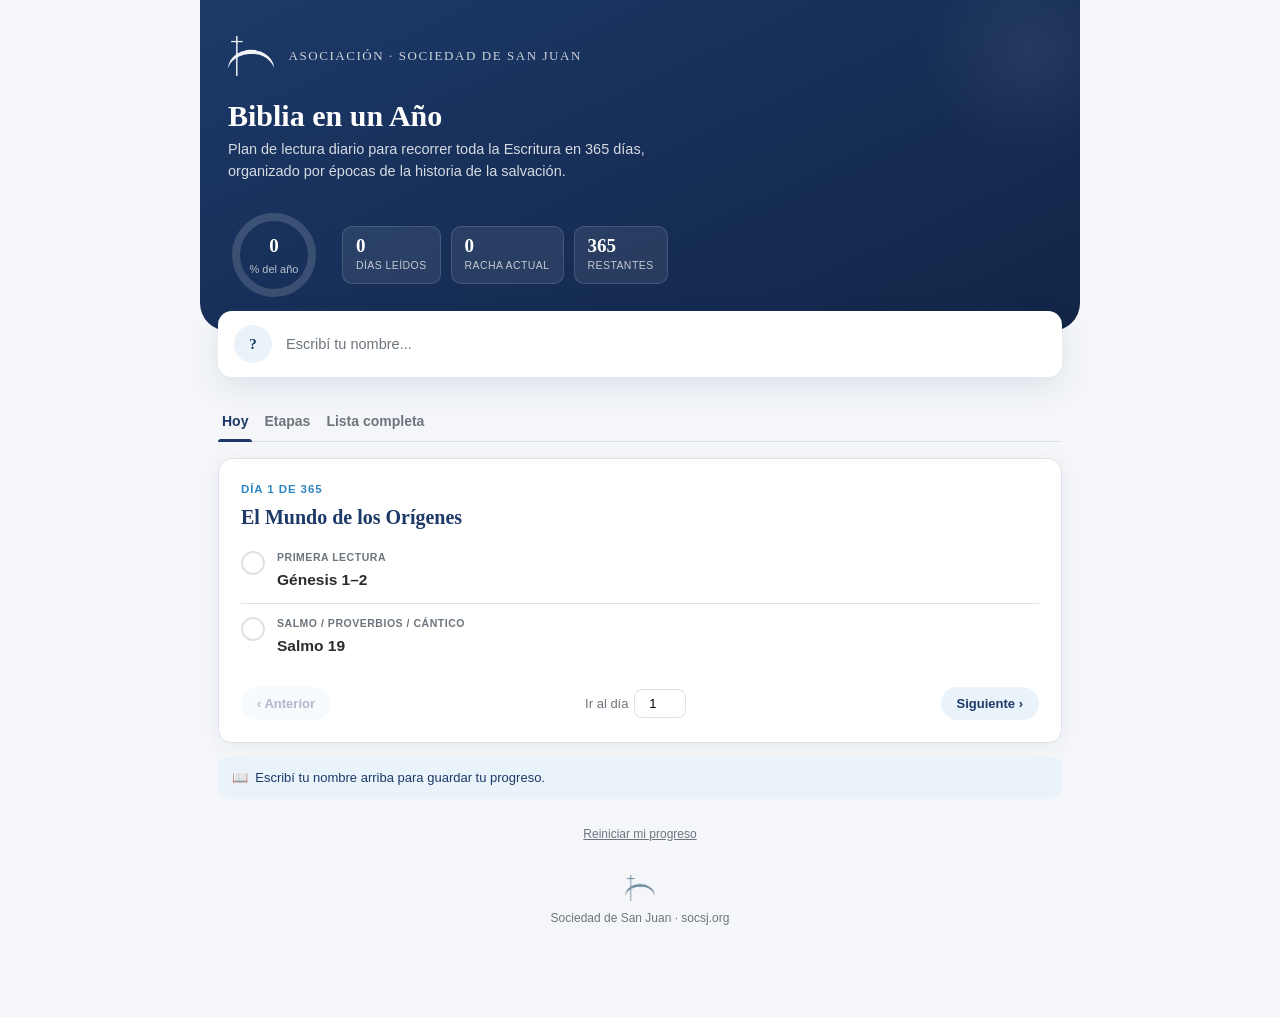
<file: Biblia_en_un_Anio_ASJA_PWA.html>
<!DOCTYPE html>
<html lang="es">
<head>
<meta charset="UTF-8">
<meta name="viewport" content="width=device-width, initial-scale=1.0">
<meta name="theme-color" content="#1C3968">
<meta name="apple-mobile-web-app-capable" content="yes">
<meta name="apple-mobile-web-app-status-bar-style" content="black-translucent">
<meta name="apple-mobile-web-app-title" content="Biblia 365">
<meta name="description" content="Plan de lectura de la Biblia en un año – Sociedad de San Juan">
<link rel="apple-touch-icon" href="[data-uri]">
<link rel="manifest" href="[data-uri]">
<title>Biblia en un Año · ASJA</title>
<style>
  :root{--navy:#1C3968;--navy-dark:#122546;--sky:#2E86C1;--sky-light:#EAF3FA;--ink:#2B2B2E;--muted:#6C757D;--line:#DEE2E6;--paper:#FFFFFF;--canvas:#F4F6F9;--radius:14px;--serif:'Source Serif 4','Cambria',Georgia,serif;--sans:'Avenir Next','Segoe UI',Calibri,Arial,sans-serif;}
  *{box-sizing:border-box;}html,body{margin:0;padding:0;}
  body{background:var(--canvas);color:var(--ink);font-family:var(--sans);-webkit-font-smoothing:antialiased;line-height:1.5;}
  .app{max-width:880px;margin:0 auto;padding:0 0 80px;}
  #installBanner{display:none;align-items:center;gap:12px;background:var(--navy);color:#fff;padding:12px 18px;font-size:13.5px;}
  #installBanner .ib-text{flex:1;}
  #installBanner .ib-text strong{display:block;font-size:14px;}
  #installBtn{background:#fff;color:var(--navy);border:none;border-radius:999px;padding:8px 14px;font-size:13px;font-weight:700;cursor:pointer;white-space:nowrap;}
  #installDismiss{background:transparent;border:none;color:rgba(255,255,255,.6);font-size:20px;cursor:pointer;line-height:1;padding:0 4px;}
  .hero{background:linear-gradient(155deg,var(--navy) 0%,var(--navy-dark) 100%);color:#fff;padding:36px 28px 30px;border-radius:0 0 28px 28px;position:relative;overflow:hidden;}
  .hero::after{content:"";position:absolute;right:-60px;top:-60px;width:220px;height:220px;border-radius:50%;background:radial-gradient(circle,rgba(255,255,255,.06),transparent 70%);}
  .hero-top{display:flex;align-items:center;gap:14px;margin-bottom:22px;}
  .hero-top img{height:40px;width:auto;filter:brightness(0) invert(1);opacity:.95;}
  .hero-top .brand{font-family:var(--serif);font-size:13px;letter-spacing:.12em;text-transform:uppercase;color:rgba(255,255,255,.78);}
  .hero h1{font-family:var(--serif);font-weight:600;font-size:30px;line-height:1.18;margin:0 0 6px;}
  .hero p.sub{margin:0;font-size:14.5px;color:rgba(255,255,255,.82);max-width:480px;}
  .progress-row{display:flex;align-items:center;gap:22px;margin-top:26px;}
  .ring-wrap{position:relative;width:92px;height:92px;flex:0 0 auto;}
  .ring-wrap svg{transform:rotate(-90deg);}
  .ring-bg{stroke:rgba(255,255,255,.15);fill:none;stroke-width:8;}
  .ring-fg{stroke:#fff;fill:none;stroke-width:8;stroke-linecap:round;transition:stroke-dashoffset .5s ease;}
  .ring-label{position:absolute;inset:0;display:flex;align-items:center;justify-content:center;flex-direction:column;}
  .ring-label .pct{font-family:var(--serif);font-size:19px;font-weight:600;}
  .ring-label .pct-sign{font-size:11px;opacity:.7;}
  .stat-cards{display:flex;gap:10px;flex:1;flex-wrap:wrap;}
  .stat-card{background:rgba(255,255,255,.08);border:1px solid rgba(255,255,255,.14);border-radius:10px;padding:9px 13px;min-width:86px;}
  .stat-card .num{font-family:var(--serif);font-size:19px;font-weight:600;line-height:1.1;}
  .stat-card .lbl{font-size:10.5px;color:rgba(255,255,255,.72);text-transform:uppercase;letter-spacing:.04em;margin-top:2px;}
  .identity-bar{margin:-20px 18px 0;background:var(--paper);border-radius:var(--radius);box-shadow:0 10px 30px rgba(28,57,104,.10);padding:14px 16px;display:flex;align-items:center;gap:12px;position:relative;z-index:5;}
  .identity-bar .avatar{width:38px;height:38px;border-radius:50%;background:var(--sky-light);color:var(--navy);display:flex;align-items:center;justify-content:center;font-family:var(--serif);font-weight:700;font-size:15px;flex:0 0 auto;}
  .identity-bar input{border:none;outline:none;font-family:var(--sans);font-size:14.5px;flex:1;color:var(--ink);background:transparent;min-width:0;}
  .identity-bar input::placeholder{color:var(--muted);}
  .tabs{display:flex;gap:8px;margin:26px 18px 16px;border-bottom:1px solid var(--line);}
  .tab-btn{border:none;background:transparent;font-family:var(--sans);font-size:14px;font-weight:600;color:var(--muted);padding:10px 4px 12px;cursor:pointer;position:relative;}
  .tab-btn.active{color:var(--navy);}
  .tab-btn.active::after{content:"";position:absolute;left:0;right:0;bottom:-1px;height:3px;background:var(--navy);border-radius:3px 3px 0 0;}
  .section{padding:0 18px;}.section.hidden{display:none;}
  .today-card{background:var(--paper);border-radius:var(--radius);padding:22px;box-shadow:0 4px 18px rgba(28,57,104,.06);border:1px solid var(--line);}
  .today-card .eyebrow{font-size:11.5px;text-transform:uppercase;letter-spacing:.08em;color:var(--sky);font-weight:700;margin-bottom:4px;}
  .today-card .period-name{font-family:var(--serif);font-size:20px;color:var(--navy);margin:0 0 14px;}
  .read-row{display:flex;align-items:flex-start;gap:12px;padding:12px 0;border-top:1px solid var(--line);}
  .read-row:first-of-type{border-top:none;padding-top:4px;}
  .read-check{width:24px;height:24px;border-radius:50%;border:2px solid var(--line);flex:0 0 auto;margin-top:1px;cursor:pointer;display:flex;align-items:center;justify-content:center;transition:all .15s;background:var(--paper);}
  .read-check svg{width:13px;height:13px;opacity:0;transition:opacity .15s;}
  .read-row.done .read-check{background:var(--navy);border-color:var(--navy);}
  .read-row.done .read-check svg{opacity:1;}
  .read-row.done .read-text .ref{color:var(--muted);text-decoration:line-through;text-decoration-color:var(--line);}
  .read-text .tag{font-size:10.5px;text-transform:uppercase;letter-spacing:.05em;color:var(--muted);font-weight:700;margin-bottom:2px;}
  .read-text .ref{font-size:15.5px;font-weight:600;color:var(--ink);}
  .day-nav{display:flex;align-items:center;justify-content:space-between;margin-top:18px;gap:10px;}
  .day-nav button{background:var(--sky-light);color:var(--navy);border:none;border-radius:999px;padding:9px 16px;font-size:13px;font-weight:700;font-family:var(--sans);cursor:pointer;}
  .day-nav button:disabled{opacity:.35;cursor:default;}
  .day-nav .day-jump{display:flex;align-items:center;gap:6px;font-size:13px;color:var(--muted);}
  .day-nav .day-jump input{width:52px;text-align:center;border:1px solid var(--line);border-radius:8px;padding:6px 4px;font-family:var(--sans);font-size:13px;}
  .encourage{margin-top:14px;background:var(--sky-light);border-radius:10px;padding:11px 14px;font-size:13px;color:var(--navy);display:flex;align-items:center;gap:8px;}
  .period-list{display:flex;flex-direction:column;gap:10px;}
  .period-card{background:var(--paper);border:1px solid var(--line);border-radius:12px;padding:14px 16px;cursor:pointer;}
  .period-card-top{display:flex;justify-content:space-between;align-items:baseline;gap:10px;}
  .period-card .title{font-family:var(--serif);font-size:16px;color:var(--navy);font-weight:600;}
  .period-card .range{font-size:11.5px;color:var(--muted);flex:0 0 auto;}
  .period-bar{height:6px;background:var(--line);border-radius:4px;margin-top:9px;overflow:hidden;}
  .period-bar-fill{height:100%;background:var(--sky);border-radius:4px;}
  .period-card .pcount{font-size:11.5px;color:var(--muted);margin-top:6px;}
  .list-filter{display:flex;gap:8px;margin-bottom:14px;overflow-x:auto;padding-bottom:2px;}
  .chip{border:1px solid var(--line);background:var(--paper);color:var(--muted);border-radius:999px;padding:6px 12px;font-size:12.5px;font-weight:600;white-space:nowrap;cursor:pointer;}
  .chip.active{background:var(--navy);border-color:var(--navy);color:#fff;}
  .day-row{display:flex;align-items:center;gap:12px;padding:11px 4px;border-bottom:1px solid var(--line);}
  .day-row .dnum{width:30px;font-family:var(--serif);font-weight:700;color:var(--navy);font-size:13px;flex:0 0 auto;text-align:center;}
  .day-row .dcheck{width:20px;height:20px;border-radius:50%;border:2px solid var(--line);flex:0 0 auto;cursor:pointer;display:flex;align-items:center;justify-content:center;}
  .day-row .dcheck svg{width:11px;height:11px;opacity:0;}
  .day-row.done .dcheck{background:var(--navy);border-color:var(--navy);}
  .day-row.done .dcheck svg{opacity:1;}
  .day-row .dtext{flex:1;min-width:0;}
  .day-row .dtext .refs{font-size:13.5px;font-weight:600;color:var(--ink);}
  .day-row.done .dtext .refs{color:var(--muted);text-decoration:line-through;text-decoration-color:var(--line);}
  .day-row .dtext .psalm{font-size:11.5px;color:var(--muted);font-style:italic;margin-top:1px;}
  .day-row .dgo{flex:0 0 auto;border:none;background:transparent;color:var(--sky);font-size:12px;font-weight:700;cursor:pointer;padding:4px 6px;}
  .section-title{font-family:var(--serif);font-size:17px;color:var(--navy);margin:4px 0 14px;font-weight:600;}
  .empty-note{text-align:center;color:var(--muted);font-size:13px;padding:30px 10px;}
  .reset-link{text-align:center;margin-top:22px;}
  .reset-link button{border:none;background:none;color:var(--muted);font-size:12px;text-decoration:underline;cursor:pointer;}
  .footer{text-align:center;padding:30px 20px 10px;color:var(--muted);font-size:12px;}
  .footer img{height:26px;opacity:.55;margin-bottom:8px;display:block;margin-left:auto;margin-right:auto;}
  @media(max-width:420px){.hero h1{font-size:25px;}.progress-row{gap:14px;}.stat-card{min-width:76px;padding:8px 10px;}}
</style>
</head>
<body>

<div id="installBanner">
  <div class="ib-text">
    <strong>Instalá la app</strong>
    Guardala en tu pantalla de inicio para usar sin internet
  </div>
  <button id="installBtn">Instalar</button>
  <button id="installDismiss">✕</button>
</div>

<div class="app">
  <div class="hero">
    <div class="hero-top">
      <img src="[data-uri]" alt="ASJA"/>
      <div class="brand">Asociación · Sociedad de San Juan</div>
    </div>
    <h1>Biblia en un Año</h1>
    <p class="sub">Plan de lectura diario para recorrer toda la Escritura en 365 días, organizado por épocas de la historia de la salvación.</p>
    <div class="progress-row">
      <div class="ring-wrap">
        <svg width="92" height="92" viewBox="0 0 92 92">
          <circle class="ring-bg" cx="46" cy="46" r="38"></circle>
          <circle class="ring-fg" id="ringFg" cx="46" cy="46" r="38" stroke-dasharray="238.76" stroke-dashoffset="238.76"></circle>
        </svg>
        <div class="ring-label">
          <div class="pct" id="pctLabel">0</div>
          <div class="pct-sign">% del año</div>
        </div>
      </div>
      <div class="stat-cards">
        <div class="stat-card"><div class="num" id="statDone">0</div><div class="lbl">Días leídos</div></div>
        <div class="stat-card"><div class="num" id="statStreak">0</div><div class="lbl">Racha actual</div></div>
        <div class="stat-card"><div class="num" id="statRemain">365</div><div class="lbl">Restantes</div></div>
      </div>
    </div>
  </div>

  <div class="identity-bar">
    <div class="avatar" id="avatarInitial">?</div>
    <input type="text" id="userName" placeholder="Escribí tu nombre..." maxlength="40"/>
  </div>

  <div class="tabs">
    <button class="tab-btn active" data-tab="today">Hoy</button>
    <button class="tab-btn" data-tab="periods">Etapas</button>
    <button class="tab-btn" data-tab="list">Lista completa</button>
  </div>

  <div class="section" id="tab-today">
    <div class="today-card">
      <div class="eyebrow" id="dayEyebrow">Día 1 de 365</div>
      <h2 class="period-name" id="dayPeriod"></h2>
      <div id="dayReadings"></div>
      <div class="day-nav">
        <button id="prevDay">‹ Anterior</button>
        <div class="day-jump"><span>Ir al día</span><input type="number" id="dayJumpInput" min="1" max="365"/></div>
        <button id="nextDay">Siguiente ›</button>
      </div>
    </div>
    <div class="encourage" id="encourageBox"></div>
  </div>

  <div class="section hidden" id="tab-periods">
    <div class="section-title">Etapas del recorrido</div>
    <div class="period-list" id="periodList"></div>
  </div>

  <div class="section hidden" id="tab-list">
    <div class="section-title">Plan completo · 365 días</div>
    <div class="list-filter" id="listFilter">
      <button class="chip active" data-filter="all">Todos</button>
      <button class="chip" data-filter="pending">Pendientes</button>
      <button class="chip" data-filter="done">Leídos</button>
    </div>
    <div id="fullList"></div>
  </div>

  <div class="reset-link"><button id="resetBtn">Reiniciar mi progreso</button></div>

  <div class="footer">
    <img src="[data-uri]" alt="ASJA"/>
    Sociedad de San Juan · socsj.org
  </div>
</div>

<script id="plan-data" type="application/json">{"period_order": ["El Mundo de los Orígenes", "Los Patriarcas", "Egipto y Éxodo", "La Peregrinación por el Desierto", "La Conquista y los Jueces", "Cumplimiento Mesiánico — Juan", "La Monarquía Unida", "Cumplimiento Mesiánico — Marcos", "El Reino Dividido", "El Exilio", "Cumplimiento Mesiánico — Mateo", "El Retorno", "La Revuelta Macabea", "Cumplimiento Mesiánico — Lucas", "La Iglesia"], "days": [{"day": 1, "period": "El Mundo de los Orígenes", "l1": "Génesis 1–2", "l2": "", "l3": "Salmo 19"}, {"day": 2, "period": "El Mundo de los Orígenes", "l1": "Génesis 3–4", "l2": "", "l3": "Salmo 104"}, {"day": 3, "period": "El Mundo de los Orígenes", "l1": "Génesis 5–6", "l2": "", "l3": "Salmo 139"}, {"day": 4, "period": "El Mundo de los Orígenes", "l1": "Génesis 7–9", "l2": "", "l3": "Salmo 1"}, {"day": 5, "period": "El Mundo de los Orígenes", "l1": "Génesis 10–11", "l2": "", "l3": "Salmo 2"}, {"day": 6, "period": "Los Patriarcas", "l1": "Génesis 12–13", "l2": "Job 1–2", "l3": "Proverbios 1:1-7"}, {"day": 7, "period": "Los Patriarcas", "l1": "Génesis 14–15", "l2": "Job 3–4", "l3": "Proverbios 1:8-19"}, {"day": 8, "period": "Los Patriarcas", "l1": "Génesis 16–17", "l2": "Job 5–6", "l3": "Proverbios 1:20-33"}, {"day": 9, "period": "Los Patriarcas", "l1": "Génesis 18–19", "l2": "Job 7–8", "l3": "Proverbios 2:1-5"}, {"day": 10, "period": "Los Patriarcas", "l1": "Génesis 20–21", "l2": "Job 9–10", "l3": "Proverbios 2:6–8"}, {"day": 11, "period": "Los Patriarcas", "l1": "Génesis 22–23", "l2": "Job 11–12", "l3": "Proverbios 2:9-15"}, {"day": 12, "period": "Los Patriarcas", "l1": "Génesis 24", "l2": "Job 13–14", "l3": "Proverbios 2:16-19"}, {"day": 13, "period": "Los Patriarcas", "l1": "Génesis 25–26", "l2": "Job 15–16", "l3": "Proverbios 2:20-22"}, {"day": 14, "period": "Los Patriarcas", "l1": "Génesis 27–28", "l2": "Job 17–18", "l3": "Proverbios 3:1-4"}, {"day": 15, "period": "Los Patriarcas", "l1": "Génesis 29–30", "l2": "Job 19–20", "l3": "Proverbios 3:5-8"}, {"day": 16, "period": "Los Patriarcas", "l1": "Génesis 31–32", "l2": "Job 21–22", "l3": "Proverbios 3:9-12"}, {"day": 17, "period": "Los Patriarcas", "l1": "Génesis 33–34", "l2": "Job 23–24", "l3": "Proverbios 3:13-18"}, {"day": 18, "period": "Los Patriarcas", "l1": "Génesis 35–36", "l2": "Job 25–26", "l3": "Proverbios 3:19-24"}, {"day": 19, "period": "Los Patriarcas", "l1": "Génesis 37", "l2": "Job 27–28", "l3": "Proverbios 3:25-27"}, {"day": 20, "period": "Los Patriarcas", "l1": "Génesis 38", "l2": "Job 29–30", "l3": "Proverbios 3:28-32"}, {"day": 21, "period": "Los Patriarcas", "l1": "Génesis 39–40", "l2": "Job 31–32", "l3": "Proverbios 3:33-35"}, {"day": 22, "period": "Los Patriarcas", "l1": "Génesis 41–42", "l2": "Job 33–34", "l3": "Proverbios 4:1-9"}, {"day": 23, "period": "Los Patriarcas", "l1": "Génesis 43–44", "l2": "Job 35–36", "l3": "Proverbios 4:10-19"}, {"day": 24, "period": "Los Patriarcas", "l1": "Génesis 45–46", "l2": "Job 37–38", "l3": "Proverbios 4:20-27"}, {"day": 25, "period": "Los Patriarcas", "l1": "Génesis 47–48", "l2": "Job 39–40", "l3": "Salmo 16"}, {"day": 26, "period": "Los Patriarcas", "l1": "Génesis 49–50", "l2": "Job 41–42", "l3": "Salmo 17"}, {"day": 27, "period": "Egipto y Éxodo", "l1": "Éxodo 1–2", "l2": "Levítico 1", "l3": "Salmo 44"}, {"day": 28, "period": "Egipto y Éxodo", "l1": "Éxodo 3", "l2": "Levítico 2–3", "l3": "Salmo 45"}, {"day": 29, "period": "Egipto y Éxodo", "l1": "Éxodo 4–5", "l2": "Levítico 4", "l3": "Salmo 46"}, {"day": 30, "period": "Egipto y Éxodo", "l1": "Éxodo 6–7", "l2": "Levítico 5", "l3": "Salmo 47"}, {"day": 31, "period": "Egipto y Éxodo", "l1": "Éxodo 8", "l2": "Levítico 6", "l3": "Salmo 48"}, {"day": 32, "period": "Egipto y Éxodo", "l1": "Éxodo 9", "l2": "Levítico 7", "l3": "Salmo 49"}, {"day": 33, "period": "Egipto y Éxodo", "l1": "Éxodo 10–11", "l2": "Levítico 8", "l3": "Salmo 50"}, {"day": 34, "period": "Egipto y Éxodo", "l1": "Éxodo 12", "l2": "Levítico 9", "l3": "Salmo 114"}, {"day": 35, "period": "Egipto y Éxodo", "l1": "Éxodo 13–14", "l2": "Levítico 10", "l3": "Salmo 53"}, {"day": 36, "period": "Egipto y Éxodo", "l1": "Éxodo 15–16", "l2": "Levítico 11", "l3": "Salmo 71"}, {"day": 37, "period": "Egipto y Éxodo", "l1": "Éxodo 17–18", "l2": "Levítico 12", "l3": "Salmo 73"}, {"day": 38, "period": "Egipto y Éxodo", "l1": "Éxodo 19–20", "l2": "Levítico 13", "l3": "Salmo 74"}, {"day": 39, "period": "Egipto y Éxodo", "l1": "Éxodo 21", "l2": "Levítico 14", "l3": "Salmo 75"}, {"day": 40, "period": "Egipto y Éxodo", "l1": "Éxodo 22", "l2": "Levítico 15", "l3": "Salmo 76"}, {"day": 41, "period": "Egipto y Éxodo", "l1": "Éxodo 23", "l2": "Levítico 16", "l3": "Salmo 77"}, {"day": 42, "period": "Egipto y Éxodo", "l1": "Éxodo 24", "l2": "Levítico 17–18", "l3": "Salmo 78"}, {"day": 43, "period": "Egipto y Éxodo", "l1": "Éxodo 25–26", "l2": "Levítico 19", "l3": "Salmo 119:1-56"}, {"day": 44, "period": "Egipto y Éxodo", "l1": "Éxodo 27–28", "l2": "Levítico 20", "l3": "Salmo 119:57-120"}, {"day": 45, "period": "Egipto y Éxodo", "l1": "Éxodo 29", "l2": "Levítico 21", "l3": "Salmo 119:121-176"}, {"day": 46, "period": "Egipto y Éxodo", "l1": "Éxodo 30–31", "l2": "Levítico 22", "l3": "Salmo 115"}, {"day": 47, "period": "Egipto y Éxodo", "l1": "Éxodo 32", "l2": "Levítico 23", "l3": "Salmo 79"}, {"day": 48, "period": "Egipto y Éxodo", "l1": "Éxodo 33–34", "l2": "Levítico 24", "l3": "Salmo 80"}, {"day": 49, "period": "Egipto y Éxodo", "l1": "Éxodo 35–36", "l2": "Levítico 25", "l3": "Salmo 81"}, {"day": 50, "period": "Egipto y Éxodo", "l1": "Éxodo 37–38", "l2": "Levítico 26", "l3": "Salmo 82"}, {"day": 51, "period": "Egipto y Éxodo", "l1": "Éxodo 39–40", "l2": "Levítico 27", "l3": "Salmo 83"}, {"day": 52, "period": "La Peregrinación por el Desierto", "l1": "Números 1", "l2": "Deuteronomio 1", "l3": "Salmo 84"}, {"day": 53, "period": "La Peregrinación por el Desierto", "l1": "Números 2", "l2": "Deuteronomio 2", "l3": "Salmo 85"}, {"day": 54, "period": "La Peregrinación por el Desierto", "l1": "Números 3", "l2": "Deuteronomio 3", "l3": "Salmo 87"}, {"day": 55, "period": "La Peregrinación por el Desierto", "l1": "Números 4", "l2": "Deuteronomio 4", "l3": "Salmo 88"}, {"day": 56, "period": "La Peregrinación por el Desierto", "l1": "Números 5", "l2": "Deuteronomio 5", "l3": "Salmo 90"}, {"day": 57, "period": "La Peregrinación por el Desierto", "l1": "Números 6", "l2": "Deuteronomio 6", "l3": "Salmo 91"}, {"day": 58, "period": "La Peregrinación por el Desierto", "l1": "Números 7", "l2": "Deuteronomio 7", "l3": "Salmo 92"}, {"day": 59, "period": "La Peregrinación por el Desierto", "l1": "Números 8–9", "l2": "Deuteronomio 8", "l3": "Salmo 93"}, {"day": 60, "period": "La Peregrinación por el Desierto", "l1": "Números 10", "l2": "Deuteronomio 9", "l3": "Salmo 10"}, {"day": 61, "period": "La Peregrinación por el Desierto", "l1": "Números 11", "l2": "Deuteronomio 10", "l3": "Salmo 33"}, {"day": 62, "period": "La Peregrinación por el Desierto", "l1": "Números 12–13", "l2": "Deuteronomio 11", "l3": "Salmo 94"}, {"day": 63, "period": "La Peregrinación por el Desierto", "l1": "Números 14", "l2": "Deuteronomio 12", "l3": "Salmo 95"}, {"day": 64, "period": "La Peregrinación por el Desierto", "l1": "Números 15", "l2": "Deuteronomio 13–14", "l3": "Salmo 96"}, {"day": 65, "period": "La Peregrinación por el Desierto", "l1": "Números 16", "l2": "Deuteronomio 15–16", "l3": "Salmo 97"}, {"day": 66, "period": "La Peregrinación por el Desierto", "l1": "Números 17", "l2": "Deuteronomio 17–18", "l3": "Salmo 98"}, {"day": 67, "period": "La Peregrinación por el Desierto", "l1": "Números 18", "l2": "Deuteronomio 19–20", "l3": "Salmo 99"}, {"day": 68, "period": "La Peregrinación por el Desierto", "l1": "Números 19–20", "l2": "Deuteronomio 21", "l3": "Salmo 100"}, {"day": 69, "period": "La Peregrinación por el Desierto", "l1": "Números 21", "l2": "Deuteronomio 22", "l3": "Salmo 102"}, {"day": 70, "period": "La Peregrinación por el Desierto", "l1": "Números 22", "l2": "Deuteronomio 23", "l3": "Salmo 105"}, {"day": 71, "period": "La Peregrinación por el Desierto", "l1": "Números 23", "l2": "Deuteronomio 24–25", "l3": "Salmo 106"}, {"day": 72, "period": "La Peregrinación por el Desierto", "l1": "Números 24–25", "l2": "Deuteronomio 26", "l3": "Salmo 107"}, {"day": 73, "period": "La Peregrinación por el Desierto", "l1": "Números 26", "l2": "Deuteronomio 27", "l3": "Salmo 111"}, {"day": 74, "period": "La Peregrinación por el Desierto", "l1": "Números 27–28", "l2": "Deuteronomio 28", "l3": "Salmo 112"}, {"day": 75, "period": "La Peregrinación por el Desierto", "l1": "Números 29–30", "l2": "Deuteronomio 29", "l3": "Salmo 113"}, {"day": 76, "period": "La Peregrinación por el Desierto", "l1": "Números 31", "l2": "Deuteronomio 30", "l3": "Salmo 116"}, {"day": 77, "period": "La Peregrinación por el Desierto", "l1": "Números 32", "l2": "Deuteronomio 31", "l3": "Salmo 117"}, {"day": 78, "period": "La Peregrinación por el Desierto", "l1": "Números 33", "l2": "Deuteronomio 32", "l3": "Salmo 118"}, {"day": 79, "period": "La Peregrinación por el Desierto", "l1": "Números 34", "l2": "Deuteronomio 33", "l3": "Salmo 120"}, {"day": 80, "period": "La Peregrinación por el Desierto", "l1": "Números 35–36", "l2": "Deuteronomio 34", "l3": "Salmo 121"}, {"day": 81, "period": "La Conquista y los Jueces", "l1": "Josué 1–4", "l2": "", "l3": "Salmo 123"}, {"day": 82, "period": "La Conquista y los Jueces", "l1": "Josué 5–7", "l2": "", "l3": "Salmo 125"}, {"day": 83, "period": "La Conquista y los Jueces", "l1": "Josué 8–9", "l2": "", "l3": "Salmo 126"}, {"day": 84, "period": "La Conquista y los Jueces", "l1": "Josué 10–11", "l2": "", "l3": "Salmo 128"}, {"day": 85, "period": "La Conquista y los Jueces", "l1": "Josué 12–14", "l2": "", "l3": "Salmo 129"}, {"day": 86, "period": "La Conquista y los Jueces", "l1": "Josué 15–18", "l2": "", "l3": "Salmo 130"}, {"day": 87, "period": "La Conquista y los Jueces", "l1": "Josué 19–21", "l2": "", "l3": "Salmo 131"}, {"day": 88, "period": "La Conquista y los Jueces", "l1": "Josué 22–24", "l2": "", "l3": "Salmo 132"}, {"day": 89, "period": "La Conquista y los Jueces", "l1": "Jueces 1–3", "l2": "Rut 1", "l3": "Salmo 133"}, {"day": 90, "period": "La Conquista y los Jueces", "l1": "Jueces 4–5", "l2": "Rut 2", "l3": "Salmo 134"}, {"day": 91, "period": "La Conquista y los Jueces", "l1": "Jueces 6–8", "l2": "Rut 3", "l3": "Salmo 135"}, {"day": 92, "period": "La Conquista y los Jueces", "l1": "Jueces 9–11", "l2": "Rut 4", "l3": "Salmo 137"}, {"day": 93, "period": "La Conquista y los Jueces", "l1": "Jueces 12–15", "l2": "", "l3": "Salmo 146"}, {"day": 94, "period": "La Conquista y los Jueces", "l1": "Jueces 16–18", "l2": "", "l3": "Salmo 147"}, {"day": 95, "period": "La Conquista y los Jueces", "l1": "Jueces 19–21", "l2": "", "l3": "Salmo 148"}, {"day": 96, "period": "La Conquista y los Jueces", "l1": "1 Samuel 1–2", "l2": "", "l3": "Salmo 149"}, {"day": 97, "period": "La Conquista y los Jueces", "l1": "1 Samuel 3–5", "l2": "", "l3": "Salmo 150"}, {"day": 98, "period": "La Conquista y los Jueces", "l1": "1 Samuel 6–8", "l2": "", "l3": "Salmo 86"}, {"day": 99, "period": "Cumplimiento Mesiánico — Juan", "l1": "Juan 1–3", "l2": "", "l3": "Proverbios 5:1-6"}, {"day": 100, "period": "Cumplimiento Mesiánico — Juan", "l1": "Juan 4–6", "l2": "", "l3": "Proverbios 5:7-14"}, {"day": 101, "period": "Cumplimiento Mesiánico — Juan", "l1": "Juan 7–9", "l2": "", "l3": "Proverbios 5:15-23"}, {"day": 102, "period": "Cumplimiento Mesiánico — Juan", "l1": "Juan 10–12", "l2": "", "l3": "Proverbios 6:1-5"}, {"day": 103, "period": "Cumplimiento Mesiánico — Juan", "l1": "Juan 13–15", "l2": "", "l3": "Proverbios 6:6-11"}, {"day": 104, "period": "Cumplimiento Mesiánico — Juan", "l1": "Juan 16–18", "l2": "", "l3": "Proverbios 6:12-15"}, {"day": 105, "period": "Cumplimiento Mesiánico — Juan", "l1": "Juan 19–21", "l2": "", "l3": "Proverbios 6:16-22"}, {"day": 106, "period": "La Monarquía Unida", "l1": "1 Samuel 9–10", "l2": "", "l3": "Proverbios 6:23-25"}, {"day": 107, "period": "La Monarquía Unida", "l1": "1 Samuel 11–12", "l2": "", "l3": "Salmo 55"}, {"day": 108, "period": "La Monarquía Unida", "l1": "1 Samuel 13–14", "l2": "", "l3": "Salmo 58"}, {"day": 109, "period": "La Monarquía Unida", "l1": "1 Samuel 15–16", "l2": "", "l3": "Salmo 61"}, {"day": 110, "period": "La Monarquía Unida", "l1": "1 Samuel 17", "l2": "", "l3": "Salmo 12"}, {"day": 111, "period": "La Monarquía Unida", "l1": "1 Samuel 18–19", "l2": "", "l3": "Salmo 59"}, {"day": 112, "period": "La Monarquía Unida", "l1": "1 Samuel 20", "l2": "", "l3": "Salmo 142"}, {"day": 113, "period": "La Monarquía Unida", "l1": "1 Samuel 21–22", "l2": "", "l3": "Salmo 52"}, {"day": 114, "period": "La Monarquía Unida", "l1": "1 Samuel 23", "l2": "", "l3": "Salmo 54"}, {"day": 115, "period": "La Monarquía Unida", "l1": "1 Samuel 24", "l2": "", "l3": "Salmo 57"}, {"day": 116, "period": "La Monarquía Unida", "l1": "1 Samuel 25", "l2": "", "l3": "Salmo 63"}, {"day": 117, "period": "La Monarquía Unida", "l1": "1 Samuel 26", "l2": "", "l3": "Salmo 56"}, {"day": 118, "period": "La Monarquía Unida", "l1": "1 Samuel 27–28", "l2": "", "l3": "Salmo 34"}, {"day": 119, "period": "La Monarquía Unida", "l1": "1 Samuel 29–31", "l2": "", "l3": "Salmo 18"}, {"day": 120, "period": "La Monarquía Unida", "l1": "2 Samuel 1", "l2": "1 Crónicas 1", "l3": "Salmo 13"}, {"day": 121, "period": "La Monarquía Unida", "l1": "2 Samuel 2", "l2": "1 Crónicas 2", "l3": "Salmo 24"}, {"day": 122, "period": "La Monarquía Unida", "l1": "2 Samuel 3", "l2": "1 Crónicas 3–4", "l3": "Salmo 25"}, {"day": 123, "period": "La Monarquía Unida", "l1": "2 Samuel 4", "l2": "1 Crónicas 5–6", "l3": "Salmo 26"}, {"day": 124, "period": "La Monarquía Unida", "l1": "2 Samuel 5", "l2": "1 Crónicas 7–8", "l3": "Salmo 27"}, {"day": 125, "period": "La Monarquía Unida", "l1": "2 Samuel 6–7", "l2": "1 Crónicas 9", "l3": "Salmo 89"}, {"day": 126, "period": "La Monarquía Unida", "l1": "2 Samuel 8", "l2": "1 Crónicas 10–11", "l3": "Salmo 60"}, {"day": 127, "period": "La Monarquía Unida", "l1": "2 Samuel 9", "l2": "1 Crónicas 12", "l3": "Salmo 28"}, {"day": 128, "period": "La Monarquía Unida", "l1": "2 Samuel 10", "l2": "1 Crónicas 13", "l3": "Salmo 31"}, {"day": 129, "period": "La Monarquía Unida", "l1": "2 Samuel 11", "l2": "1 Crónicas 14–15", "l3": "Salmo 32"}, {"day": 130, "period": "La Monarquía Unida", "l1": "2 Samuel 12", "l2": "1 Crónicas 16", "l3": "Salmo 51"}, {"day": 131, "period": "La Monarquía Unida", "l1": "2 Samuel 13", "l2": "1 Crónicas 17", "l3": "Salmo 35"}, {"day": 132, "period": "La Monarquía Unida", "l1": "2 Samuel 14", "l2": "1 Crónicas 18", "l3": "Salmo 14"}, {"day": 133, "period": "La Monarquía Unida", "l1": "2 Samuel 15", "l2": "1 Crónicas 19–20", "l3": "Salmo 3"}, {"day": 134, "period": "La Monarquía Unida", "l1": "2 Samuel 16", "l2": "1 Crónicas 21", "l3": "Salmo 15"}, {"day": 135, "period": "La Monarquía Unida", "l1": "2 Samuel 17", "l2": "1 Crónicas 22", "l3": "Salmo 36"}, {"day": 136, "period": "La Monarquía Unida", "l1": "2 Samuel 18", "l2": "1 Crónicas 23", "l3": "Salmo 37"}, {"day": 137, "period": "La Monarquía Unida", "l1": "2 Samuel 19", "l2": "1 Crónicas 24", "l3": "Salmo 38"}, {"day": 138, "period": "La Monarquía Unida", "l1": "2 Samuel 20", "l2": "1 Crónicas 25", "l3": "Salmo 39"}, {"day": 139, "period": "La Monarquía Unida", "l1": "2 Samuel 21", "l2": "1 Crónicas 26", "l3": "Salmo 40"}, {"day": 140, "period": "La Monarquía Unida", "l1": "2 Samuel 22", "l2": "1 Crónicas 27", "l3": "Salmo 41"}, {"day": 141, "period": "La Monarquía Unida", "l1": "2 Samuel 23", "l2": "1 Crónicas 28", "l3": "Salmo 42"}, {"day": 142, "period": "La Monarquía Unida", "l1": "2 Samuel 24", "l2": "1 Crónicas 29", "l3": "Salmo 30"}, {"day": 143, "period": "La Monarquía Unida", "l1": "1 Reyes 1", "l2": "2 Crónicas 1", "l3": "Salmo 43"}, {"day": 144, "period": "La Monarquía Unida", "l1": "1 Reyes 2", "l2": "2 Crónicas 2–3", "l3": "Salmo 62"}, {"day": 145, "period": "La Monarquía Unida", "l1": "1 Reyes 3", "l2": "2 Crónicas 4–5", "l3": "Salmo 64"}, {"day": 146, "period": "La Monarquía Unida", "l1": "1 Reyes 4", "l2": "2 Crónicas 6", "l3": "Salmo 65"}, {"day": 147, "period": "La Monarquía Unida", "l1": "1 Reyes 5", "l2": "2 Crónicas 7–8", "l3": "Salmo 66"}, {"day": 148, "period": "La Monarquía Unida", "l1": "1 Reyes 6", "l2": "2 Crónicas 9", "l3": "Salmo 4"}, {"day": 149, "period": "La Monarquía Unida", "l1": "1 Reyes 7", "l2": "Eclesiastés 1–2", "l3": "Salmo 5"}, {"day": 150, "period": "La Monarquía Unida", "l1": "1 Reyes 8", "l2": "Eclesiastés 3–5", "l3": "Salmo 6"}, {"day": 151, "period": "La Monarquía Unida", "l1": "1 Reyes 9", "l2": "Eclesiastés 6–7", "l3": "Salmo 7"}, {"day": 152, "period": "La Monarquía Unida", "l1": "1 Reyes 10", "l2": "Eclesiastés 8–9", "l3": "Salmo 8"}, {"day": 153, "period": "La Monarquía Unida", "l1": "1 Reyes 11", "l2": "Eclesiastés 10–12", "l3": "Salmo 9"}, {"day": 154, "period": "Cumplimiento Mesiánico — Marcos", "l1": "Marcos 1–2", "l2": "", "l3": "Salmo 11"}, {"day": 155, "period": "Cumplimiento Mesiánico — Marcos", "l1": "Marcos 3–4", "l2": "", "l3": "Salmo 20"}, {"day": 156, "period": "Cumplimiento Mesiánico — Marcos", "l1": "Marcos 5–6", "l2": "", "l3": "Salmo 21"}, {"day": 157, "period": "Cumplimiento Mesiánico — Marcos", "l1": "Marcos 7–8", "l2": "", "l3": "Salmo 23"}, {"day": 158, "period": "Cumplimiento Mesiánico — Marcos", "l1": "Marcos 9–10", "l2": "", "l3": "Salmo 29"}, {"day": 159, "period": "Cumplimiento Mesiánico — Marcos", "l1": "Marcos 11–12", "l2": "", "l3": "Salmo 67"}, {"day": 160, "period": "Cumplimiento Mesiánico — Marcos", "l1": "Marcos 13–14", "l2": "", "l3": "Salmo 68"}, {"day": 161, "period": "Cumplimiento Mesiánico — Marcos", "l1": "Marcos 15–16", "l2": "", "l3": "Salmo 22"}, {"day": 162, "period": "El Reino Dividido", "l1": "1 Reyes 12", "l2": "2 Crónicas 10–11", "l3": "Cantar de los Cantares 1"}, {"day": 163, "period": "El Reino Dividido", "l1": "1 Reyes 13", "l2": "2 Crónicas 12–13", "l3": "Cantar de los Cantares 2"}, {"day": 164, "period": "El Reino Dividido", "l1": "1 Reyes 14", "l2": "2 Crónicas 14–15", "l3": "Cantar de los Cantares 3"}, {"day": 165, "period": "El Reino Dividido", "l1": "1 Reyes 15–16", "l2": "2 Crónicas 16–17", "l3": "Cantar de los Cantares 4"}, {"day": 166, "period": "El Reino Dividido", "l1": "1 Reyes 17–18", "l2": "2 Crónicas 18–19", "l3": "Cantar de los Cantares 5"}, {"day": 167, "period": "El Reino Dividido", "l1": "1 Reyes 19–20", "l2": "2 Crónicas 20", "l3": "Cantar de los Cantares 6"}, {"day": 168, "period": "El Reino Dividido", "l1": "1 Reyes 21", "l2": "2 Crónicas 21–22", "l3": "Cantar de los Cantares 7"}, {"day": 169, "period": "El Reino Dividido", "l1": "1 Reyes 22", "l2": "2 Crónicas 23", "l3": "Cantar de los Cantares 8"}, {"day": 170, "period": "El Reino Dividido", "l1": "2 Reyes 1", "l2": "2 Crónicas 24", "l3": "Salmo 69"}, {"day": 171, "period": "El Reino Dividido", "l1": "2 Reyes 2", "l2": "2 Crónicas 25", "l3": "Salmo 70"}, {"day": 172, "period": "El Reino Dividido", "l1": "2 Reyes 3", "l2": "2 Crónicas 26–27", "l3": "Salmo 72"}, {"day": 173, "period": "El Reino Dividido", "l1": "2 Reyes 4", "l2": "2 Crónicas 28", "l3": "Salmo 127"}, {"day": 174, "period": "El Reino Dividido", "l1": "2 Reyes 5", "l2": "Oseas 1–3", "l3": "Salmo 101"}, {"day": 175, "period": "El Reino Dividido", "l1": "2 Reyes 6–7", "l2": "Oseas 4–7", "l3": "Salmo 103"}, {"day": 176, "period": "El Reino Dividido", "l1": "2 Reyes 8", "l2": "Oseas 8–10", "l3": "Salmo 108"}, {"day": 177, "period": "El Reino Dividido", "l1": "2 Reyes 9", "l2": "Oseas 11–14", "l3": "Salmo 109"}, {"day": 178, "period": "El Reino Dividido", "l1": "2 Reyes 10", "l2": "Amós 1–3", "l3": "Salmo 110"}, {"day": 179, "period": "El Reino Dividido", "l1": "2 Reyes 11–12", "l2": "Amós 4–6", "l3": "Salmo 122"}, {"day": 180, "period": "El Reino Dividido", "l1": "2 Reyes 13–14", "l2": "Amós 7–9", "l3": "Salmo 124"}, {"day": 181, "period": "El Reino Dividido", "l1": "2 Reyes 15", "l2": "Jonás 1–4", "l3": "Salmo 138"}, {"day": 182, "period": "El Reino Dividido", "l1": "2 Reyes 16", "l2": "Miqueas 1–4", "l3": "Salmo 139"}, {"day": 183, "period": "El Reino Dividido", "l1": "2 Reyes 17", "l2": "Miqueas 5–7", "l3": "Salmo 140"}, {"day": 184, "period": "El Exilio", "l1": "2 Reyes 18", "l2": "2 Crónicas 29", "l3": "Salmo 141"}, {"day": 185, "period": "El Exilio", "l1": "2 Reyes 19", "l2": "2 Crónicas 30", "l3": "Salmo 143"}, {"day": 186, "period": "El Exilio", "l1": "2 Reyes 20", "l2": "2 Crónicas 31", "l3": "Salmo 144"}, {"day": 187, "period": "El Exilio", "l1": "2 Reyes 21", "l2": "2 Crónicas 32", "l3": "Salmo 145"}, {"day": 188, "period": "El Exilio", "l1": "2 Reyes 22", "l2": "2 Crónicas 33", "l3": "Proverbios 7"}, {"day": 189, "period": "El Exilio", "l1": "2 Reyes 23", "l2": "2 Crónicas 34", "l3": "Proverbios 8:1-21"}, {"day": 190, "period": "El Exilio", "l1": "2 Reyes 24", "l2": "2 Crónicas 35", "l3": "Proverbios 8:22-36"}, {"day": 191, "period": "El Exilio", "l1": "2 Reyes 25", "l2": "2 Crónicas 36", "l3": "Proverbios 9:1-6"}, {"day": 192, "period": "El Exilio", "l1": "Isaías 1–2", "l2": "Tobías 1–2", "l3": "Proverbios 9:7-12"}, {"day": 193, "period": "El Exilio", "l1": "Isaías 3–4", "l2": "Tobías 3–4", "l3": "Proverbios 9:13-18"}, {"day": 194, "period": "El Exilio", "l1": "Isaías 5–6", "l2": "Tobías 5–6", "l3": "Proverbios 10:1-4"}, {"day": 195, "period": "El Exilio", "l1": "Isaías 7–8", "l2": "Tobías 7–9", "l3": "Proverbios 10:5-8"}, {"day": 196, "period": "El Exilio", "l1": "Isaías 9–10", "l2": "Tobías 10–12", "l3": "Proverbios 10:9-12"}, {"day": 197, "period": "El Exilio", "l1": "Isaías 11–13", "l2": "Tobías 13–14", "l3": "Proverbios 10:13-16"}, {"day": 198, "period": "El Exilio", "l1": "Isaías 14–15", "l2": "Joel 1–2", "l3": "Proverbios 10:17-20"}, {"day": 199, "period": "El Exilio", "l1": "Isaías 16–17", "l2": "Joel 3", "l3": "Proverbios 10:21-24"}, {"day": 200, "period": "El Exilio", "l1": "Isaías 18–20", "l2": "Nahúm 1–2", "l3": "Proverbios 10:25-28"}, {"day": 201, "period": "El Exilio", "l1": "Isaías 21–22", "l2": "Nahúm 3", "l3": "Proverbios 10:29-32"}, {"day": 202, "period": "El Exilio", "l1": "Isaías 23–24", "l2": "Habacuc 1–2", "l3": "Proverbios 11:1-4"}, {"day": 203, "period": "El Exilio", "l1": "Isaías 25–27", "l2": "Habacuc 3", "l3": "Proverbios 11:5-8"}, {"day": 204, "period": "El Exilio", "l1": "Isaías 28–29", "l2": "Sofonías 1–2", "l3": "Proverbios 11:9-12"}, {"day": 205, "period": "El Exilio", "l1": "Isaías 30–31", "l2": "Sofonías 3", "l3": "Proverbios 11:13-16"}, {"day": 206, "period": "El Exilio", "l1": "Isaías 32–33", "l2": "Baruc 1–2", "l3": "Proverbios 11:17-20"}, {"day": 207, "period": "El Exilio", "l1": "Isaías 34–36", "l2": "Baruc 3–4", "l3": "Proverbios 11:21-24"}, {"day": 208, "period": "El Exilio", "l1": "Isaías 37–38", "l2": "Baruc 5–6", "l3": "Proverbios 11:25-28"}, {"day": 209, "period": "El Exilio", "l1": "Isaías 39–40", "l2": "Ezequiel 1", "l3": "Proverbios 11:29-31"}, {"day": 210, "period": "El Exilio", "l1": "Isaías 41–42", "l2": "Ezequiel 2–3", "l3": "Proverbios 12:1-4"}, {"day": 211, "period": "El Exilio", "l1": "Isaías 43–44", "l2": "Ezequiel 4–5", "l3": "Proverbios 12:5-8"}, {"day": 212, "period": "El Exilio", "l1": "Isaías 45–46", "l2": "Ezequiel 6–7", "l3": "Proverbios 12:9-12"}, {"day": 213, "period": "El Exilio", "l1": "Isaías 47–48", "l2": "Ezequiel 8–9", "l3": "Proverbios 12:13-16"}, {"day": 214, "period": "El Exilio", "l1": "Isaías 49–50", "l2": "Ezequiel 10–11", "l3": "Proverbios 12:17-20"}, {"day": 215, "period": "El Exilio", "l1": "Isaías 51–52", "l2": "Ezequiel 12–13", "l3": "Proverbios 12:21-24"}, {"day": 216, "period": "El Exilio", "l1": "Isaías 53–54", "l2": "Ezequiel 14–15", "l3": "Proverbios 12:25-28"}, {"day": 217, "period": "El Exilio", "l1": "Isaías 55–56", "l2": "Ezequiel 16", "l3": "Proverbios 13:1-4"}, {"day": 218, "period": "El Exilio", "l1": "Isaías 57–58", "l2": "Ezequiel 17–18", "l3": "Proverbios 13:5-8"}, {"day": 219, "period": "El Exilio", "l1": "Isaías 59–60", "l2": "Ezequiel 19", "l3": "Proverbios 13:9-12"}, {"day": 220, "period": "El Exilio", "l1": "Isaías 61–62", "l2": "Ezequiel 20", "l3": "Proverbios 13:13-16"}, {"day": 221, "period": "El Exilio", "l1": "Isaías 63–64", "l2": "Ezequiel 21–22", "l3": "Proverbios 13:17-20"}, {"day": 222, "period": "El Exilio", "l1": "Isaías 65", "l2": "Ezequiel 23–24", "l3": "Proverbios 13:21-25"}, {"day": 223, "period": "El Exilio", "l1": "Isaías 66", "l2": "Ezequiel 25–26", "l3": "Proverbios 14:1-4"}, {"day": 224, "period": "El Exilio", "l1": "Jeremías 1", "l2": "Ezequiel 27", "l3": "Proverbios 14:5-8"}, {"day": 225, "period": "El Exilio", "l1": "Jeremías 2", "l2": "Ezequiel 28", "l3": "Proverbios 14:9-12"}, {"day": 226, "period": "El Exilio", "l1": "Jeremías 3", "l2": "Ezequiel 29–30", "l3": "Proverbios 14:13-16"}, {"day": 227, "period": "El Exilio", "l1": "Jeremías 4", "l2": "Ezequiel 31–32", "l3": "Proverbios 14:17-20"}, {"day": 228, "period": "El Exilio", "l1": "Jeremías 5", "l2": "Ezequiel 33", "l3": "Proverbios 14:21-24"}, {"day": 229, "period": "El Exilio", "l1": "Jeremías 6", "l2": "Ezequiel 34–35", "l3": "Proverbios 14:25-28"}, {"day": 230, "period": "El Exilio", "l1": "Jeremías 7", "l2": "Ezequiel 36", "l3": "Proverbios 14:29-32"}, {"day": 231, "period": "El Exilio", "l1": "Jeremías 8", "l2": "Ezequiel 37–38", "l3": "Proverbios 14:33-35"}, {"day": 232, "period": "El Exilio", "l1": "Jeremías 9", "l2": "Ezequiel 39", "l3": "Proverbios 15:1-4"}, {"day": 233, "period": "El Exilio", "l1": "Jeremías 10–11", "l2": "Ezequiel 40", "l3": "Proverbios 15:5-8"}, {"day": 234, "period": "El Exilio", "l1": "Jeremías 12–13", "l2": "Ezequiel 41–42", "l3": "Proverbios 15:9-12"}, {"day": 235, "period": "El Exilio", "l1": "Jeremías 14–15", "l2": "Ezequiel 43–44", "l3": "Proverbios 15:13-16"}, {"day": 236, "period": "El Exilio", "l1": "Jeremías 16–17", "l2": "Ezequiel 45–46", "l3": "Proverbios 15:17-20"}, {"day": 237, "period": "El Exilio", "l1": "Jeremías 18–19", "l2": "Ezequiel 47–48", "l3": "Proverbios 15:21-24"}, {"day": 238, "period": "El Exilio", "l1": "Jeremías 20–21", "l2": "Daniel 1–2", "l3": "Proverbios 15:25-28"}, {"day": 239, "period": "El Exilio", "l1": "Jeremías 22", "l2": "Daniel 3", "l3": "Proverbios 15:29-33"}, {"day": 240, "period": "El Exilio", "l1": "Jeremías 23", "l2": "Daniel 4–5", "l3": "Proverbios 16:1-4"}, {"day": 241, "period": "El Exilio", "l1": "Jeremías 24–25", "l2": "Daniel 6–7", "l3": "Proverbios 16:5-8"}, {"day": 242, "period": "El Exilio", "l1": "Jeremías 26–27", "l2": "Daniel 8–9", "l3": "Proverbios 16:9-12"}, {"day": 243, "period": "El Exilio", "l1": "Jeremías 28–29", "l2": "Daniel 10–11", "l3": "Proverbios 16:13-16"}, {"day": 244, "period": "El Exilio", "l1": "Jeremías 30", "l2": "Daniel 12–13", "l3": "Proverbios 16:17-20"}, {"day": 245, "period": "El Exilio", "l1": "Jeremías 31", "l2": "Daniel 14", "l3": "Proverbios 16:21-24"}, {"day": 246, "period": "El Exilio", "l1": "Jeremías 32", "l2": "Judit 1–2", "l3": "Proverbios 16:25-28"}, {"day": 247, "period": "El Exilio", "l1": "Jeremías 33–34", "l2": "Judit 3–5", "l3": "Proverbios 16:29-33"}, {"day": 248, "period": "El Exilio", "l1": "Jeremías 35–36", "l2": "Judit 6–7", "l3": "Proverbios 17:1-4"}, {"day": 249, "period": "El Exilio", "l1": "Jeremías 37–38", "l2": "Judit 8–9", "l3": "Proverbios 17:5-8"}, {"day": 250, "period": "El Exilio", "l1": "Jeremías 39–40", "l2": "Judit 10–11", "l3": "Proverbios 17:9-12"}, {"day": 251, "period": "El Exilio", "l1": "Jeremías 41–42", "l2": "Judit 12–14", "l3": "Proverbios 17:13-16"}, {"day": 252, "period": "El Exilio", "l1": "Jeremías 43–44", "l2": "Judit 15–16", "l3": "Proverbios 17:17-20"}, {"day": 253, "period": "El Exilio", "l1": "Jeremías 45–46", "l2": "Lamentaciones 1", "l3": "Proverbios 17:21-28"}, {"day": 254, "period": "El Exilio", "l1": "Jeremías 47–48", "l2": "Lamentaciones 2", "l3": "Proverbios 18:1-4"}, {"day": 255, "period": "El Exilio", "l1": "Jeremías 49–50", "l2": "Lamentaciones 3", "l3": "Proverbios 18:5-8"}, {"day": 256, "period": "El Exilio", "l1": "Jeremías 51", "l2": "Lamentaciones 4–5", "l3": "Proverbios 18:9-12"}, {"day": 257, "period": "El Exilio", "l1": "Jeremías 52", "l2": "Abdías", "l3": "Proverbios 18:13-16"}, {"day": 258, "period": "Cumplimiento Mesiánico — Mateo", "l1": "Mateo 1–4", "l2": "", "l3": "Proverbios 18:17-20"}, {"day": 259, "period": "Cumplimiento Mesiánico — Mateo", "l1": "Mateo 5–7", "l2": "", "l3": "Proverbios 18:21-24"}, {"day": 260, "period": "Cumplimiento Mesiánico — Mateo", "l1": "Mateo 8–10", "l2": "", "l3": "Proverbios 19:1-4"}, {"day": 261, "period": "Cumplimiento Mesiánico — Mateo", "l1": "Mateo 11–13", "l2": "", "l3": "Proverbios 19:5-8"}, {"day": 262, "period": "Cumplimiento Mesiánico — Mateo", "l1": "Mateo 14–17", "l2": "", "l3": "Proverbios 19:9-12"}, {"day": 263, "period": "Cumplimiento Mesiánico — Mateo", "l1": "Mateo 18–21", "l2": "", "l3": "Proverbios 19:13-16"}, {"day": 264, "period": "Cumplimiento Mesiánico — Mateo", "l1": "Mateo 22–24", "l2": "", "l3": "Proverbios 19:17-20"}, {"day": 265, "period": "Cumplimiento Mesiánico — Mateo", "l1": "Mateo 25–26", "l2": "", "l3": "Proverbios 19:21-24"}, {"day": 266, "period": "Cumplimiento Mesiánico — Mateo", "l1": "Mateo 27–28", "l2": "", "l3": "Proverbios 19:25-29"}, {"day": 267, "period": "El Retorno", "l1": "Esdras 1–2", "l2": "Ageo 1–2", "l3": "Proverbios 20:1-3"}, {"day": 268, "period": "El Retorno", "l1": "Esdras 3–4", "l2": "Zacarías 1–3", "l3": "Proverbios 20:4-7"}, {"day": 269, "period": "El Retorno", "l1": "Esdras 5–6", "l2": "Zacarías 4–6", "l3": "Proverbios 20:8-11"}, {"day": 270, "period": "El Retorno", "l1": "Esdras 7–8", "l2": "Zacarías 7–8", "l3": "Proverbios 20:12-15"}, {"day": 271, "period": "El Retorno", "l1": "Esdras 9–10", "l2": "Zacarías 9–11", "l3": "Proverbios 20:16-19"}, {"day": 272, "period": "El Retorno", "l1": "Nehemías 1–2", "l2": "Zacarías 12–13", "l3": "Proverbios 20:20-22"}, {"day": 273, "period": "El Retorno", "l1": "Nehemías 3", "l2": "Zacarías 14", "l3": "Proverbios 20:23-26"}, {"day": 274, "period": "El Retorno", "l1": "Nehemías 4–5", "l2": "Ester 11–12", "l3": "Proverbios 20:27-30"}, {"day": 275, "period": "El Retorno", "l1": "Nehemías 6–7", "l2": "Ester 1–2", "l3": "Proverbios 21:1-4"}, {"day": 276, "period": "El Retorno", "l1": "Nehemías 8", "l2": "Ester 3, 13", "l3": "Proverbios 21:5-8"}, {"day": 277, "period": "El Retorno", "l1": "Nehemías 9", "l2": "Ester 4, 14", "l3": "Proverbios 21:9-12"}, {"day": 278, "period": "El Retorno", "l1": "Nehemías 10", "l2": "Ester 15, 6–7", "l3": "Proverbios 21:13-16"}, {"day": 279, "period": "El Retorno", "l1": "Nehemías 11", "l2": "Ester 8, 16", "l3": "Proverbios 21:17-20"}, {"day": 280, "period": "El Retorno", "l1": "Nehemías 12", "l2": "Ester 9–11", "l3": "Proverbios 21:21-24"}, {"day": 281, "period": "El Retorno", "l1": "Nehemías 13", "l2": "Malaquías 1–4", "l3": "Proverbios 21:25-28"}, {"day": 282, "period": "La Revuelta Macabea", "l1": "1 Macabeos 1", "l2": "Eclesiástico 1–3", "l3": "Proverbios 21:29-31"}, {"day": 283, "period": "La Revuelta Macabea", "l1": "1 Macabeos 2", "l2": "Eclesiástico 4–6", "l3": "Proverbios 22:1-4"}, {"day": 284, "period": "La Revuelta Macabea", "l1": "1 Macabeos 3", "l2": "Eclesiástico 7–9", "l3": "Proverbios 22:5-8"}, {"day": 285, "period": "La Revuelta Macabea", "l1": "1 Macabeos 4", "l2": "Eclesiástico 10–12", "l3": "Proverbios 22:9-12"}, {"day": 286, "period": "La Revuelta Macabea", "l1": "1 Macabeos 5", "l2": "Eclesiástico 13–15", "l3": "Proverbios 22:13-16"}, {"day": 287, "period": "La Revuelta Macabea", "l1": "1 Macabeos 6", "l2": "Eclesiástico 16–18", "l3": "Proverbios 22:17-21"}, {"day": 288, "period": "La Revuelta Macabea", "l1": "1 Macabeos 7", "l2": "Eclesiástico 19–21", "l3": "Proverbios 22:22-25"}, {"day": 289, "period": "La Revuelta Macabea", "l1": "1 Macabeos 8", "l2": "Eclesiástico 22–23", "l3": "Proverbios 22:26-29"}, {"day": 290, "period": "La Revuelta Macabea", "l1": "1 Macabeos 9", "l2": "Eclesiástico 24–25", "l3": "Proverbios 23:1-4"}, {"day": 291, "period": "La Revuelta Macabea", "l1": "1 Macabeos 10", "l2": "Eclesiástico 26–27", "l3": "Proverbios 23:5-8"}, {"day": 292, "period": "La Revuelta Macabea", "l1": "1 Macabeos 11", "l2": "Eclesiástico 28–29", "l3": "Proverbios 23:9-12"}, {"day": 293, "period": "La Revuelta Macabea", "l1": "1 Macabeos 12", "l2": "Eclesiástico 30–31", "l3": "Proverbios 23:13-16"}, {"day": 294, "period": "La Revuelta Macabea", "l1": "1 Macabeos 13", "l2": "Eclesiástico 32–33", "l3": "Proverbios 23:17-21"}, {"day": 295, "period": "La Revuelta Macabea", "l1": "1 Macabeos 14", "l2": "Eclesiástico 34–35", "l3": "Proverbios 23:22-25"}, {"day": 296, "period": "La Revuelta Macabea", "l1": "1 Macabeos 15", "l2": "Eclesiástico 36–37", "l3": "Proverbios 23:26-28"}, {"day": 297, "period": "La Revuelta Macabea", "l1": "1 Macabeos 16", "l2": "Eclesiástico 38–39", "l3": "Proverbios 23:29-35"}, {"day": 298, "period": "La Revuelta Macabea", "l1": "2 Macabeos 1", "l2": "Eclesiástico 40–41", "l3": "Proverbios 24:1-7"}, {"day": 299, "period": "La Revuelta Macabea", "l1": "2 Macabeos 2", "l2": "Eclesiástico 42–44", "l3": "Proverbios 24:8-9"}, {"day": 300, "period": "La Revuelta Macabea", "l1": "2 Macabeos 3", "l2": "Eclesiástico 45–46", "l3": "Proverbios 24:10-12"}, {"day": 301, "period": "La Revuelta Macabea", "l1": "2 Macabeos 4", "l2": "Eclesiástico 47–49", "l3": "Proverbios 24:13-16"}, {"day": 302, "period": "La Revuelta Macabea", "l1": "2 Macabeos 5", "l2": "Eclesiástico 50–51", "l3": "Proverbios 24:17-20"}, {"day": 303, "period": "La Revuelta Macabea", "l1": "2 Macabeos 6", "l2": "Sabiduría 1–2", "l3": "Proverbios 24:21-26"}, {"day": 304, "period": "La Revuelta Macabea", "l1": "2 Macabeos 7", "l2": "Sabiduría 3–4", "l3": "Proverbios 24:27-29"}, {"day": 305, "period": "La Revuelta Macabea", "l1": "2 Macabeos 8", "l2": "Sabiduría 5–6", "l3": "Proverbios 24:30-34"}, {"day": 306, "period": "La Revuelta Macabea", "l1": "2 Macabeos 9", "l2": "Sabiduría 7–8", "l3": "Proverbios 25:1-3"}, {"day": 307, "period": "La Revuelta Macabea", "l1": "2 Macabeos 10", "l2": "Sabiduría 9–10", "l3": "Proverbios 25:4-7"}, {"day": 308, "period": "La Revuelta Macabea", "l1": "2 Macabeos 11", "l2": "Sabiduría 11–12", "l3": "Proverbios 25:8-10"}, {"day": 309, "period": "La Revuelta Macabea", "l1": "2 Macabeos 12", "l2": "Sabiduría 13–14", "l3": "Proverbios 25:11-14"}, {"day": 310, "period": "La Revuelta Macabea", "l1": "2 Macabeos 13", "l2": "Sabiduría 15–16", "l3": "Proverbios 25:15-17"}, {"day": 311, "period": "La Revuelta Macabea", "l1": "2 Macabeos 14", "l2": "Sabiduría 17–18", "l3": "Proverbios 25:18-20"}, {"day": 312, "period": "La Revuelta Macabea", "l1": "2 Macabeos 15", "l2": "Sabiduría 19", "l3": "Proverbios 25:21-23"}, {"day": 313, "period": "Cumplimiento Mesiánico — Lucas", "l1": "Lucas 1–2", "l2": "", "l3": "Proverbios 25:24-26"}, {"day": 314, "period": "Cumplimiento Mesiánico — Lucas", "l1": "Lucas 3–5", "l2": "", "l3": "Proverbios 25:27-28"}, {"day": 315, "period": "Cumplimiento Mesiánico — Lucas", "l1": "Lucas 6–8", "l2": "", "l3": "Proverbios 26:1-3"}, {"day": 316, "period": "Cumplimiento Mesiánico — Lucas", "l1": "Lucas 9–10", "l2": "", "l3": "Proverbios 26:4-6"}, {"day": 317, "period": "Cumplimiento Mesiánico — Lucas", "l1": "Lucas 11–12", "l2": "", "l3": "Proverbios 26:7-9"}, {"day": 318, "period": "Cumplimiento Mesiánico — Lucas", "l1": "Lucas 13–16", "l2": "", "l3": "Proverbios 26:10-12"}, {"day": 319, "period": "Cumplimiento Mesiánico — Lucas", "l1": "Lucas 17–19", "l2": "", "l3": "Proverbios 26:13-16"}, {"day": 320, "period": "Cumplimiento Mesiánico — Lucas", "l1": "Lucas 20–22:38", "l2": "", "l3": "Proverbios 26:17-19"}, {"day": 321, "period": "Cumplimiento Mesiánico — Lucas", "l1": "Lucas 22:39–24:50", "l2": "", "l3": "Proverbios 26:20-23"}, {"day": 322, "period": "La Iglesia", "l1": "Hechos 1", "l2": "Romanos 1", "l3": "Proverbios 26:24-26"}, {"day": 323, "period": "La Iglesia", "l1": "Hechos 2", "l2": "Romanos 2–3", "l3": "Proverbios 26:27-28"}, {"day": 324, "period": "La Iglesia", "l1": "Hechos 3", "l2": "Romanos 4–5", "l3": "Proverbios 27:1-3"}, {"day": 325, "period": "La Iglesia", "l1": "Hechos 4", "l2": "Romanos 6–7", "l3": "Proverbios 27:4-6"}, {"day": 326, "period": "La Iglesia", "l1": "Hechos 5", "l2": "Romanos 8", "l3": "Proverbios 27:7-9"}, {"day": 327, "period": "La Iglesia", "l1": "Hechos 6", "l2": "Romanos 9–10", "l3": "Proverbios 27:10-12"}, {"day": 328, "period": "La Iglesia", "l1": "Hechos 7", "l2": "Romanos 11–12", "l3": "Proverbios 27:13-14"}, {"day": 329, "period": "La Iglesia", "l1": "Hechos 8", "l2": "Romanos 13–14", "l3": "Proverbios 27:15-17"}, {"day": 330, "period": "La Iglesia", "l1": "Hechos 9", "l2": "Romanos 15–16", "l3": "Proverbios 27:18-20"}, {"day": 331, "period": "La Iglesia", "l1": "Hechos 10", "l2": "1 Corintios 1–2", "l3": "Proverbios 27:21-21"}, {"day": 332, "period": "La Iglesia", "l1": "Hechos 11", "l2": "1 Corintios 3–4", "l3": "Proverbios 27:23-27"}, {"day": 333, "period": "La Iglesia", "l1": "Hechos 12", "l2": "1 Corintios 5–6", "l3": "Proverbios 28:1-3"}, {"day": 334, "period": "La Iglesia", "l1": "Hechos 13", "l2": "1 Corintios 7–8", "l3": "Proverbios 28:4-6"}, {"day": 335, "period": "La Iglesia", "l1": "Hechos 14", "l2": "1 Corintios 9–10", "l3": "Proverbios 28:7-9"}, {"day": 336, "period": "La Iglesia", "l1": "Hechos 15", "l2": "1 Corintios 11–12", "l3": "Proverbios 28:10-12"}, {"day": 337, "period": "La Iglesia", "l1": "Hechos 16", "l2": "1 Corintios 13–14", "l3": "Proverbios 28:13-15"}, {"day": 338, "period": "La Iglesia", "l1": "Hechos 17", "l2": "1 Corintios 15", "l3": "Proverbios 28:16-18"}, {"day": 339, "period": "La Iglesia", "l1": "Hechos 18", "l2": "1 Corintios 16", "l3": "Proverbios 28:19-21"}, {"day": 340, "period": "La Iglesia", "l1": "Hechos 19", "l2": "2 Corintios 1–3", "l3": "Proverbios 28:22-24"}, {"day": 341, "period": "La Iglesia", "l1": "Hechos 20", "l2": "2 Corintios 4–6", "l3": "Proverbios 28:25-28"}, {"day": 342, "period": "La Iglesia", "l1": "Hechos 21", "l2": "2 Corintios 7–9", "l3": "Proverbios 29:1-4"}, {"day": 343, "period": "La Iglesia", "l1": "Hechos 22", "l2": "2 Corintios 10–11", "l3": "Proverbios 29:5-7"}, {"day": 344, "period": "La Iglesia", "l1": "Hechos 23", "l2": "2 Corintios 12–13", "l3": "Proverbios 29:8-11"}, {"day": 345, "period": "La Iglesia", "l1": "Hechos 24", "l2": "Gálatas 1–3", "l3": "Proverbios 29:12-14"}, {"day": 346, "period": "La Iglesia", "l1": "Hechos 25", "l2": "Gálatas 4–6", "l3": "Proverbios 29:15-17"}, {"day": 347, "period": "La Iglesia", "l1": "Hechos 26", "l2": "Efesios 1–3", "l3": "Proverbios 29:18-21"}, {"day": 348, "period": "La Iglesia", "l1": "Hechos 27", "l2": "Efesios 4–6", "l3": "Proverbios 29:22-24"}, {"day": 349, "period": "La Iglesia", "l1": "Hechos 28", "l2": "Filipenses 1–2", "l3": "Proverbios 29:25-27"}, {"day": 350, "period": "La Iglesia", "l1": "Santiago 1–2", "l2": "Filipenses 3–4", "l3": "Proverbios 30:1-6"}, {"day": 351, "period": "La Iglesia", "l1": "Santiago 3–5", "l2": "Colosenses 1–2", "l3": "Proverbios 30:7-9"}, {"day": 352, "period": "La Iglesia", "l1": "1 Pedro 1–2", "l2": "Colosenses 3–4", "l3": "Proverbios 30:10-14"}, {"day": 353, "period": "La Iglesia", "l1": "1 Pedro 3–5", "l2": "1 Tesalonicenses 1–3", "l3": "Proverbios 30:15-16"}, {"day": 354, "period": "La Iglesia", "l1": "2 Pedro 1–3", "l2": "1 Tesalonicenses 4–5", "l3": "Proverbios 30:17-19"}, {"day": 355, "period": "La Iglesia", "l1": "1 Juan 1–3", "l2": "2 Tesalonicenses 1–3", "l3": "Proverbios 30:20-23"}, {"day": 356, "period": "La Iglesia", "l1": "1 Juan 4–5", "l2": "1 Timoteo 1–3", "l3": "Proverbios 30:24-28"}, {"day": 357, "period": "La Iglesia", "l1": "2 Juan, 3 Juan", "l2": "1 Timoteo 4–6", "l3": "Proverbios 30:29-33"}, {"day": 358, "period": "La Iglesia", "l1": "Judas", "l2": "2 Timoteo 1–2", "l3": "Proverbios 31:1-7"}, {"day": 359, "period": "La Iglesia", "l1": "Apocalipsis 1–3", "l2": "2 Timoteo 3–4", "l3": "Proverbios 31:8-9"}, {"day": 360, "period": "La Iglesia", "l1": "Apocalipsis 4–7", "l2": "Tito 1–3", "l3": "Proverbios 31:10-15"}, {"day": 361, "period": "La Iglesia", "l1": "Apocalipsis 8–11", "l2": "Filemón", "l3": "Proverbios 31:16-18"}, {"day": 362, "period": "La Iglesia", "l1": "Apocalipsis 12–14", "l2": "Hebreos 1–4", "l3": "Proverbios 31:19-22"}, {"day": 363, "period": "La Iglesia", "l1": "Apocalipsis 15–16", "l2": "Hebreos 5–8", "l3": "Proverbios 31:23-25"}, {"day": 364, "period": "La Iglesia", "l1": "Apocalipsis 18–20", "l2": "Hebreos 9–10", "l3": "Proverbios 31:26-29"}, {"day": 365, "period": "La Iglesia", "l1": "Apocalipsis 21–22", "l2": "Hebreos 11–13", "l3": "Proverbios 31:30-31"}]}</script>
<script id="sw-code" type="text/sw-source">
const CACHE = 'biblia365-v1';
self.addEventListener('install', e => { self.skipWaiting(); });
self.addEventListener('activate', e => { e.waitUntil(clients.claim()); });
self.addEventListener('fetch', e => {
  e.respondWith(
    caches.open(CACHE).then(cache =>
      cache.match(e.request).then(cached => cached || fetch(e.request))
    )
  );
});
</script>
<script>
(function(){
  "use strict";
  var PLAN = JSON.parse(document.getElementById('plan-data').textContent);
  var DAYS = PLAN.days;
  var PERIOD_ORDER = PLAN.period_order;

  var userKey = null, userName = "", progress = {};

  function storageKey(){ return 'biblia365:' + userKey; }

  function slugify(name){
    return name.trim().toLowerCase()
      .normalize('NFD').replace(/[\u0300-\u036f]/g,'')
      .replace(/[^a-z0-9]+/g,'-').replace(/^-+|-+$/g,'')
      .slice(0,60) || 'lector';
  }

  function loadProgressFor(name){
    userName = name;
    userKey  = slugify(name);
    document.getElementById('avatarInitial').textContent = name.trim() ? name.trim()[0].toUpperCase() : '?';
    if(!name.trim()){ progress={}; renderAll(); return; }
    try { var raw=localStorage.getItem(storageKey()); progress=raw?JSON.parse(raw):{}; } catch(e){ progress={}; }
    renderAll();
  }

  function saveProgress(){
    if(!userKey) return;
    try { localStorage.setItem(storageKey(), JSON.stringify(progress)); } catch(e){}
  }

  function isDone(d){ return !!progress[String(d)]; }

  function toggleDay(dayNum){
    var k=String(dayNum);
    if(progress[k]) delete progress[k]; else progress[k]=true;
    saveProgress(); renderAll();
  }

  var nameInput = document.getElementById('userName');
  nameInput.addEventListener('change', function(){ loadProgressFor(nameInput.value); });
  nameInput.addEventListener('blur',   function(){ loadProgressFor(nameInput.value); });
  nameInput.addEventListener('keydown',function(e){ if(e.key==='Enter') nameInput.blur(); });

  var currentDay = 1;
  function getDayData(n){ return DAYS[n-1]; }

  function computeStreak(){
    var max=0;
    for(var i=1;i<=365;i++) if(isDone(i)) max=i;
    if(!max) return 0;
    var s=0;
    for(var d=max;d>=1;d--){ if(isDone(d)) s++; else break; }
    return s;
  }

  function renderStats(){
    var done=Object.keys(progress).length, pct=Math.round((done/365)*100);
    document.getElementById('statDone').textContent   = done;
    document.getElementById('statRemain').textContent = 365-done;
    document.getElementById('statStreak').textContent = computeStreak();
    document.getElementById('pctLabel').textContent   = pct;
    var C=238.76;
    document.getElementById('ringFg').style.strokeDashoffset = C - C*pct/100;
  }

  function escapeHtml(s){ var d=document.createElement('div'); d.textContent=s; return d.innerHTML; }

  function renderToday(){
    var d=getDayData(currentDay);
    document.getElementById('dayEyebrow').textContent = 'Día '+d.day+' de 365';
    document.getElementById('dayPeriod').textContent  = d.period;
    var rows=[];
    if(d.l1) rows.push({tag:'Primera lectura', ref:d.l1});
    if(d.l2) rows.push({tag:'Segunda lectura', ref:d.l2});
    if(d.l3) rows.push({tag:'Salmo / Proverbios / Cántico', ref:d.l3});
    var done=isDone(d.day);
    document.getElementById('dayReadings').innerHTML = rows.map(function(r){
      return '<div class="read-row '+(done?'done':'')+'">'
        +'<div class="read-check" data-action="toggle-today">'
        +'<svg viewBox="0 0 24 24" fill="none"><path d="M5 13l4 4L19 7" stroke="white" stroke-width="3" stroke-linecap="round" stroke-linejoin="round"/></svg>'
        +'</div><div class="read-text"><div class="tag">'+r.tag+'</div><div class="ref">'+r.ref+'</div></div></div>';
    }).join('');
    document.querySelectorAll('#dayReadings [data-action="toggle-today"]').forEach(function(el){
      el.addEventListener('click', function(){ toggleDay(currentDay); });
    });
    document.getElementById('prevDay').disabled = currentDay<=1;
    document.getElementById('nextDay').disabled = currentDay>=365;
    document.getElementById('dayJumpInput').value = currentDay;
    renderEncouragement();
  }

  function renderEncouragement(){
    var box=document.getElementById('encourageBox');
    if(!userKey||!userName.trim()){
      box.innerHTML='📖 &nbsp;Escribí tu nombre arriba para guardar tu progreso.'; return;
    }
    var streak=computeStreak(), done=Object.keys(progress).length;
    if(done===0)
      box.innerHTML='🙏 &nbsp;Bienvenido/a, '+escapeHtml(userName.trim())+'. Marcá la lectura de hoy cuando la termines.';
    else if(isDone(currentDay))
      box.innerHTML='✅ &nbsp;¡Lectura de hoy completada! Racha: '+streak+(streak===1?' día':' días')+'.';
    else
      box.innerHTML='✨ &nbsp;Vas por '+done+' de 365 días. ¡Seguí así, '+escapeHtml(userName.trim().split(' ')[0])+'!';
  }

  function periodRange(p){
    var first=null,last=null,count=0,done=0;
    DAYS.forEach(function(d){
      if(d.period!==p) return;
      if(first===null) first=d.day; last=d.day; count++;
      if(isDone(d.day)) done++;
    });
    return {first:first,last:last,count:count,done:done};
  }

  function renderPeriods(){
    document.getElementById('periodList').innerHTML = PERIOD_ORDER.map(function(p){
      var r=periodRange(p), pct=Math.round((r.done/r.count)*100);
      return '<div class="period-card" data-goto="'+r.first+'">'
        +'<div class="period-card-top"><div class="title">'+p+'</div>'
        +'<div class="range">Días '+r.first+'–'+r.last+'</div></div>'
        +'<div class="period-bar"><div class="period-bar-fill" style="width:'+pct+'%"></div></div>'
        +'<div class="pcount">'+r.done+' de '+r.count+' días leídos</div></div>';
    }).join('');
    document.querySelectorAll('#periodList .period-card').forEach(function(el){
      el.addEventListener('click',function(){
        currentDay=parseInt(el.getAttribute('data-goto'),10);
        switchTab('today'); renderToday();
      });
    });
  }

  var listFilter='all';
  function renderList(){
    var filtered=DAYS.filter(function(d){
      if(listFilter==='pending') return !isDone(d.day);
      if(listFilter==='done')    return  isDone(d.day);
      return true;
    });
    if(!filtered.length){ document.getElementById('fullList').innerHTML='<div class="empty-note">No hay días en esta categoría.</div>'; return; }
    document.getElementById('fullList').innerHTML=filtered.map(function(d){
      var refs=[d.l1,d.l2].filter(Boolean).join(' · '), done=isDone(d.day);
      return '<div class="day-row '+(done?'done':'')+'" data-day="'+d.day+'">'
        +'<div class="dnum">'+d.day+'</div>'
        +'<div class="dcheck" data-action="toggle-list"><svg viewBox="0 0 24 24" fill="none"><path d="M5 13l4 4L19 7" stroke="white" stroke-width="3" stroke-linecap="round" stroke-linejoin="round"/></svg></div>'
        +'<div class="dtext"><div class="refs">'+refs+'</div><div class="psalm">'+(d.l3||'')+'</div></div>'
        +'<button class="dgo" data-action="goto-list">Ver</button></div>';
    }).join('');
    document.querySelectorAll('#fullList [data-action="toggle-list"]').forEach(function(el){
      el.addEventListener('click',function(e){ e.stopPropagation(); toggleDay(parseInt(el.closest('.day-row').getAttribute('data-day'),10)); });
    });
    document.querySelectorAll('#fullList [data-action="goto-list"]').forEach(function(el){
      el.addEventListener('click',function(e){ e.stopPropagation(); currentDay=parseInt(el.closest('.day-row').getAttribute('data-day'),10); switchTab('today'); renderToday(); });
    });
  }

  document.getElementById('listFilter').addEventListener('click',function(e){
    var btn=e.target.closest('.chip'); if(!btn) return;
    listFilter=btn.getAttribute('data-filter');
    document.querySelectorAll('#listFilter .chip').forEach(function(c){ c.classList.remove('active'); });
    btn.classList.add('active'); renderList();
  });

  function switchTab(name){
    document.querySelectorAll('.tab-btn').forEach(function(b){ b.classList.toggle('active',b.getAttribute('data-tab')===name); });
    ['today','periods','list'].forEach(function(t){ document.getElementById('tab-'+t).classList.toggle('hidden',t!==name); });
  }
  document.querySelectorAll('.tab-btn').forEach(function(btn){
    btn.addEventListener('click',function(){
      switchTab(btn.getAttribute('data-tab'));
      if(btn.getAttribute('data-tab')==='periods') renderPeriods();
      if(btn.getAttribute('data-tab')==='list')    renderList();
    });
  });

  document.getElementById('prevDay').addEventListener('click',function(){ if(currentDay>1){ currentDay--; renderToday(); }});
  document.getElementById('nextDay').addEventListener('click',function(){ if(currentDay<365){ currentDay++; renderToday(); }});
  document.getElementById('dayJumpInput').addEventListener('change',function(e){
    var v=Math.max(1,Math.min(365,parseInt(e.target.value,10)||1));
    currentDay=v; renderToday();
  });

  document.getElementById('resetBtn').addEventListener('click',function(){
    if(!userKey||!userName.trim()){ alert('Escribí tu nombre primero.'); return; }
    if(confirm('¿Reiniciar el progreso de '+userName.trim()+'? No se puede deshacer.')){ progress={}; saveProgress(); renderAll(); }
  });

  /* PWA install prompt */
  var deferredPrompt=null;
  window.addEventListener('beforeinstallprompt',function(e){
    e.preventDefault(); deferredPrompt=e;
    document.getElementById('installBanner').style.display='flex';
  });
  document.getElementById('installBtn').addEventListener('click',function(){
    if(!deferredPrompt) return;
    deferredPrompt.prompt();
    deferredPrompt.userChoice.then(function(){ deferredPrompt=null; document.getElementById('installBanner').style.display='none'; });
  });
  document.getElementById('installDismiss').addEventListener('click',function(){ document.getElementById('installBanner').style.display='none'; });
  window.addEventListener('appinstalled',function(){ document.getElementById('installBanner').style.display='none'; });

  /* Service Worker via blob (funciona en file:// solo en algunos browsers; en HTTPS siempre) */
  if('serviceWorker' in navigator){
    var swSrc = document.getElementById('sw-code').textContent;
    var swBlob= new Blob([swSrc],{type:'application/javascript'});
    var swURL = URL.createObjectURL(swBlob);
    navigator.serviceWorker.register(swURL).catch(function(){});
  }

  function renderAll(){ renderStats(); renderToday(); }
  currentDay=1;
  renderAll();
})();
</script>
</body>
</html>
</file>
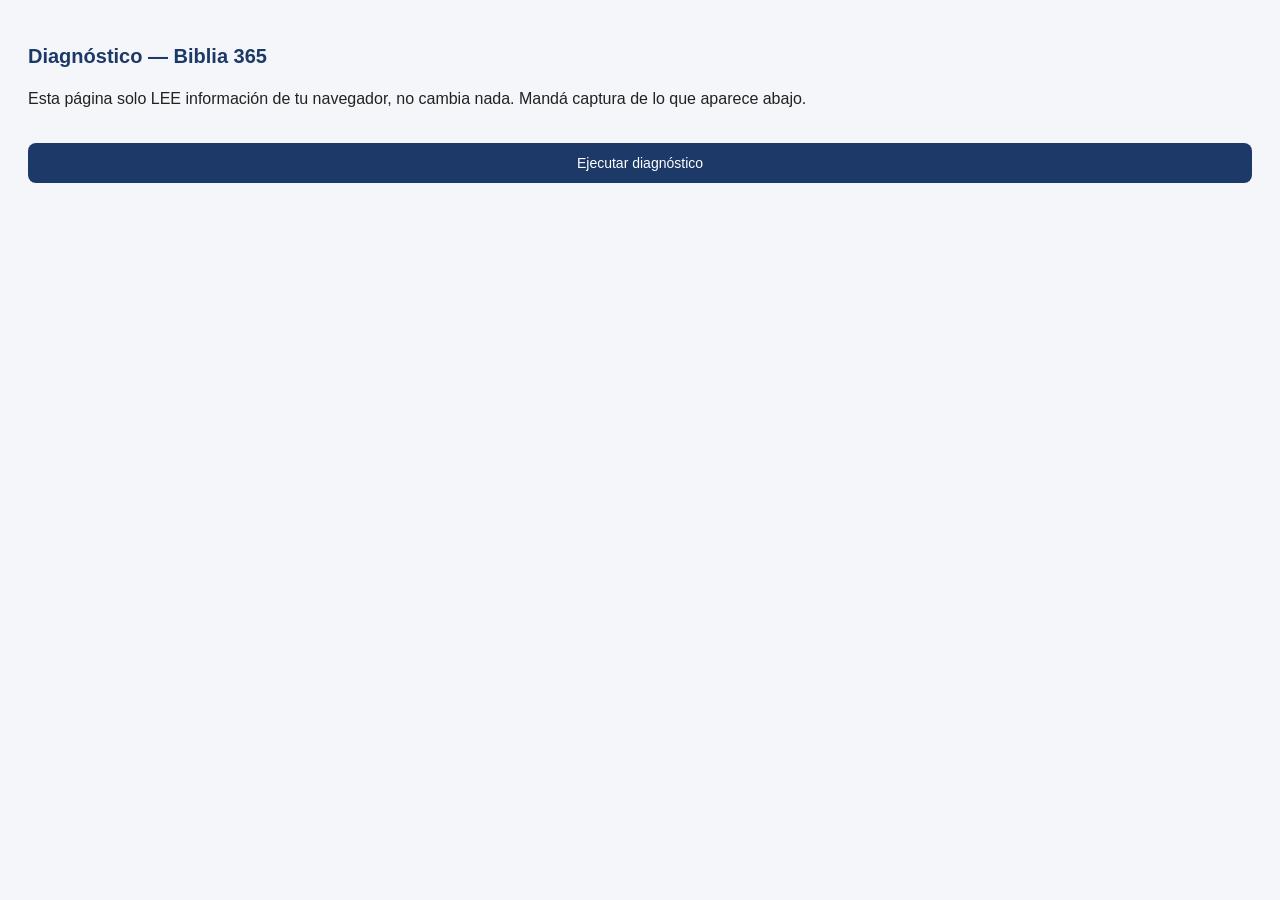
<file: diagnostico.html>
<!DOCTYPE html>
<html lang="es">
<head>
<meta charset="UTF-8">
<meta name="viewport" content="width=device-width, initial-scale=1.0">
<title>Diagnóstico · Biblia 365</title>
<style>
  body{font-family:-apple-system,Segoe UI,Arial,sans-serif;background:#F4F6F9;color:#222;padding:20px;line-height:1.5;}
  h1{font-size:20px;color:#1C3968;}
  h2{font-size:15px;color:#1C3968;margin-top:28px;border-bottom:1px solid #ddd;padding-bottom:6px;}
  .box{background:#fff;border:1px solid #ddd;border-radius:10px;padding:14px;margin-top:10px;font-size:13px;white-space:pre-wrap;word-break:break-all;}
  .ok{color:#1E7A3D;font-weight:bold;}
  .bad{color:#B42318;font-weight:bold;}
  button{background:#1C3968;color:#fff;border:none;border-radius:8px;padding:12px 18px;font-size:14px;margin-top:16px;width:100%;}
</style>
</head>
<body>
<h1>Diagnóstico — Biblia 365</h1>
<p>Esta página solo LEE información de tu navegador, no cambia nada. Mandá captura de lo que aparece abajo.</p>

<button onclick="runDiagnostic()">Ejecutar diagnóstico</button>

<div id="output"></div>

<script>
window.__CAUGHT_ERRORS__ = [];
window.addEventListener('error', function(e){
  window.__CAUGHT_ERRORS__.push('ERROR: ' + e.message + ' en ' + e.filename + ':' + e.lineno);
});
window.addEventListener('unhandledrejection', function(e){
  window.__CAUGHT_ERRORS__.push('PROMESA RECHAZADA: ' + (e.reason && e.reason.message ? e.reason.message : e.reason));
});
</script>
<script>
async function runDiagnostic(){
  var out = document.getElementById('output');
  out.innerHTML = '';

  function section(title, content, isOk){
    var cls = isOk === true ? 'ok' : (isOk === false ? 'bad' : '');
    out.innerHTML += '<h2>'+title+'</h2><div class="box"><span class="'+cls+'">'+content+'</span></div>';
  }

  // 1. localStorage
  try {
    var lastEmail = localStorage.getItem('biblia365_last_email');
    section('Mail recordado en este navegador (localStorage)',
      lastEmail ? ('Encontrado: ' + lastEmail) : 'VACÍO — no hay nada guardado',
      !!lastEmail);
  } catch(e){
    section('Mail recordado en este navegador (localStorage)', 'ERROR: ' + e.message, false);
  }

  try {
    var allKeys = Object.keys(localStorage);
    section('Todas las claves en localStorage de este sitio', allKeys.length ? allKeys.join('\n') : 'VACÍO total');
  } catch(e){
    section('Todas las claves en localStorage', 'ERROR: ' + e.message, false);
  }

  // 2. Service Worker
  if('serviceWorker' in navigator){
    var reg = await navigator.serviceWorker.getRegistration();
    if(reg){
      section('Service Worker registrado',
        'Sí. Estado: ' + (reg.active ? reg.active.state : 'sin worker activo') +
        '\nScope: ' + reg.scope +
        '\nScript URL: ' + (reg.active ? reg.active.scriptURL : 'N/A'),
        !!reg.active);
    } else {
      section('Service Worker registrado', 'NO HAY NINGÚN SERVICE WORKER REGISTRADO en este origen', false);
    }
  } else {
    section('Service Worker', 'Este navegador no soporta Service Workers', false);
  }

  // 3. Caches
  if('caches' in window){
    var cacheNames = await caches.keys();
    section('Cachés existentes', cacheNames.length ? cacheNames.join('\n') : 'NINGÚN CACHÉ EXISTE', cacheNames.length>0);

    for(var i=0;i<cacheNames.length;i++){
      var cache = await caches.open(cacheNames[i]);
      var reqs = await cache.keys();
      var urls = reqs.map(function(r){ return r.url; });
      section('Contenido del caché "'+cacheNames[i]+'"', urls.length ? urls.join('\n') : 'VACÍO');
    }
  } else {
    section('Cache API', 'No soportada en este navegador', false);
  }

  // 4. Origen actual
  section('Origen actual (debe coincidir SIEMPRE)', location.origin + location.pathname);

  // 7b. Verificar específicamente app-shell.js (el script nuevo que separa
  // la interfaz de la conexión a Firebase)
  try {
    var respShell = await fetch('./app-shell.js');
    var textShell = await respShell.text();
    var hasGetRememberedEmailShell = textShell.indexOf('getRememberedEmail') !== -1;
    var hasBibliaBackend = textShell.indexOf('BibliaBackend') !== -1;
    section('Contenido real de app-shell.js servido ahora (archivo NUEVO)',
      respShell.status === 200
        ? ('Tamaño: ' + textShell.length + ' caracteres\n' +
           'Contiene getRememberedEmail: ' + hasGetRememberedEmailShell + '\n' +
           'Contiene BibliaBackend: ' + hasBibliaBackend)
        : ('NO SE ENCONTRÓ EL ARCHIVO (status ' + respShell.status + ') — probablemente no se subió a GitHub o no está cacheado'),
      respShell.status === 200 && hasGetRememberedEmailShell);
  } catch(e){
    section('Contenido real de app-shell.js', 'ERROR al descargarlo: ' + e.message + ' — esto puede significar que el archivo no existe en este origen o no está cacheado para uso offline', false);
  }
  try {
    var htmlResp = await fetch('./index.html');
    var htmlText = await htmlResp.text();
    var hasUserNameInput = htmlText.indexOf('id="userName"') !== -1;
    var hasInstallBanner = htmlText.indexOf('installBanner') !== -1;
    var scriptTag = htmlText.match(/<script[^>]*src="([^"]*app-firebase[^"]*)"/);
    section('HTML real servido ahora (index.html)',
      'Tamaño: ' + htmlText.length + ' caracteres\n' +
      'Contiene input id="userName": ' + hasUserNameInput + '\n' +
      'Contiene banner de instalación: ' + hasInstallBanner + '\n' +
      'Script app-firebase referenciado como: ' + (scriptTag ? scriptTag[1] : 'NO ENCONTRADO'),
      hasUserNameInput);
  } catch(e){
    section('HTML real servido (index.html)', 'ERROR: ' + e.message, false);
  }

  // 10. Cargar el index.html REAL en un iframe oculto, para ver si tira
  // errores de JavaScript al ejecutarse (esto es lo más parecido a lo
  // que pasa cuando abrís la app de verdad)
  try {
    var iframe = document.createElement('iframe');
    iframe.style.display = 'none';
    iframe.src = './index.html';
    document.body.appendChild(iframe);
    await new Promise(function(resolve){ iframe.onload = resolve; setTimeout(resolve, 2000); });

    var iframeWin = iframe.contentWindow;

    // intentar instalar un listener de error DENTRO del iframe, aunque
    // ya haya cargado (puede no capturar errores tempranos, pero ayuda)
    var iframeErrorMsgs = [];
    try {
      iframeWin.addEventListener('error', function(e){ iframeErrorMsgs.push(e.message); });
    } catch(e){}

    await new Promise(function(resolve){ setTimeout(resolve, 3000); }); // dar tiempo a que corra el script

    var emailFieldValue = 'NO SE PUDO LEER';
    try {
      emailFieldValue = iframeWin.document.getElementById('userName').value;
    } catch(e){ emailFieldValue = 'ERROR AL LEER EL CAMPO: ' + e.message; }

    var consoleAccessible = true;
    try { iframeWin.console.log('test'); } catch(e){ consoleAccessible = false; }

    var persistenceStatus = 'NO DISPONIBLE (puede no haber alcanzado a cargar Firebase a tiempo)';
    try {
      if(iframeWin.__FIRESTORE_PERSISTENCE_STATUS__ !== undefined){
        persistenceStatus = iframeWin.__FIRESTORE_PERSISTENCE_STATUS__;
      }
    } catch(e){ persistenceStatus = 'ERROR AL LEER: ' + e.message; }

    section('Estado de la persistencia offline de Firestore (clave para entender el progreso offline)',
      'Estado: ' + persistenceStatus,
      persistenceStatus === 'habilitada');

    section('Prueba real: cargar index.html en un iframe y ver qué pasa',
      'Valor del campo mail DENTRO del iframe tras cargar: ' + JSON.stringify(emailFieldValue) + '\n' +
      'Errores capturados dentro del iframe: ' + (iframeErrorMsgs.length ? iframeErrorMsgs.join(' | ') : 'ninguno (puede no haber alcanzado a instalarse a tiempo)'),
      typeof emailFieldValue === 'string' && emailFieldValue.indexOf('@') !== -1);

    document.body.removeChild(iframe);
  } catch(e){
    section('Prueba real: cargar index.html en un iframe', 'ERROR: ' + e.message, false);
  }

  // 12. Cargar index.html en un iframe VISIBLE temporalmente y revisar
  // el estado exacto del DOM tras un tiempo de espera, para ver
  // exactamente qué se renderizó y qué no.
  try {
    var iframe2 = document.createElement('iframe');
    iframe2.style.width = '1px';
    iframe2.style.height = '1px';
    iframe2.style.position = 'absolute';
    iframe2.style.left = '-9999px';
    iframe2.src = './index.html';
    document.body.appendChild(iframe2);
    await new Promise(function(resolve){ iframe2.onload = resolve; setTimeout(resolve, 1200); });
    await new Promise(function(resolve){ setTimeout(resolve, 1500); });

    var iw = iframe2.contentWindow;
    var idoc = iw.document;

    function safeText(id){
      try { var el = idoc.getElementById(id); return el ? JSON.stringify(el.textContent) : 'ELEMENTO NO EXISTE'; }
      catch(e){ return 'ERROR: ' + e.message; }
    }
    function safeHTML(id){
      try { var el = idoc.getElementById(id); return el ? (el.innerHTML.length + ' caracteres de HTML, primeros 200: ' + JSON.stringify(el.innerHTML.slice(0,200))) : 'ELEMENTO NO EXISTE'; }
      catch(e){ return 'ERROR: ' + e.message; }
    }

    var report = '';
    report += 'dayEyebrow: ' + safeText('dayEyebrow') + '\n';
    report += 'dayPeriod: ' + safeText('dayPeriod') + '\n';
    report += 'dayReadings (HTML interno): ' + safeHTML('dayReadings') + '\n';
    report += 'statDone: ' + safeText('statDone') + '\n';
    report += 'connStatus clase: ' + (function(){ try { return idoc.getElementById('connStatus').className; } catch(e){ return 'ERROR'; } })() + '\n';
    report += 'navigator.onLine dentro del iframe: ' + iw.navigator.onLine + '\n';

    // Revisar si hay datos del plan cargados
    try {
      var planDataEl = idoc.getElementById('plan-data');
      report += 'plan-data existe: ' + !!planDataEl + ', tamaño: ' + (planDataEl ? planDataEl.textContent.length : 0) + '\n';
    } catch(e){ report += 'Error leyendo plan-data: ' + e.message + '\n'; }

    section('Estado real del DOM dentro de index.html (tras 1.5s de carga)', report,
      idoc.getElementById('dayReadings') && idoc.getElementById('dayReadings').innerHTML.length > 50);

    document.body.removeChild(iframe2);
  } catch(e){
    section('Estado real del DOM dentro de index.html', 'ERROR GENERAL: ' + e.message + '\n' + e.stack, false);
  }

  // 14. Verificar específicamente la base de datos IndexedDB que usa
  // Firestore para su caché offline — esto nos dice si alguna vez
  // se guardó algo ahí con éxito.
  try {
    if('indexedDB' in window && indexedDB.databases){
      var dbs = await indexedDB.databases();
      var dbInfo = dbs.map(function(d){ return d.name + ' (v' + d.version + ')'; }).join('\n');
      section('Bases de datos IndexedDB en este navegador',
        dbs.length ? dbInfo : 'NINGUNA — esto puede significar que Firestore nunca llegó a guardar nada localmente',
        dbs.length > 0);

      // Buscar específicamente la de firestore y ver si tiene datos
      var firestoreDbName = dbs.find(function(d){ return d.name && d.name.indexOf('firestore') !== -1; });
      if(firestoreDbName){
        try {
          var openReq = indexedDB.open(firestoreDbName.name);
          var idb = await new Promise(function(resolve, reject){
            openReq.onsuccess = function(){ resolve(openReq.result); };
            openReq.onerror = function(){ reject(openReq.error); };
          });
          var storeNames = Array.from(idb.objectStoreNames);
          section('Contenido de la base IndexedDB de Firestore: ' + firestoreDbName.name,
            'Object stores encontrados: ' + storeNames.join(', '),
            storeNames.length > 0);

          // Intentar leer el contenido real de remoteDocumentsV14 (o similar),
          // que es donde Firestore guarda los documentos cacheados para uso offline
          var docsStoreName = storeNames.find(function(n){ return n.toLowerCase().indexOf('remotedocument') !== -1; });
          if(docsStoreName){
            try {
              var tx = idb.transaction([docsStoreName], 'readonly');
              var store = tx.objectStore(docsStoreName);
              var allRecords = await new Promise(function(resolve, reject){
                var req = store.getAll();
                req.onsuccess = function(){ resolve(req.result); };
                req.onerror = function(){ reject(req.error); };
              });
              var preview = JSON.stringify(allRecords).slice(0, 1500);
              section('Documentos guardados localmente en "' + docsStoreName + '" (caché offline real)',
                'Cantidad de registros: ' + allRecords.length + '\n' +
                'Contiene "ceciliaf": ' + (JSON.stringify(allRecords).indexOf('ceciliaf') !== -1) + '\n' +
                'Vista previa (primeros 1500 caracteres):\n' + preview,
                allRecords.length > 0);
            } catch(e){
              section('Documentos guardados localmente', 'ERROR al leerlos: ' + e.message, false);
            }
          }

          idb.close();
        } catch(e){
          section('Contenido de la base IndexedDB de Firestore', 'ERROR al abrirla: ' + e.message, false);
        }
      }
    } else {
      section('Bases de datos IndexedDB', 'indexedDB.databases() no soportado en este navegador', false);
    }
  } catch(e){
    section('Bases de datos IndexedDB', 'ERROR: ' + e.message, false);
  }

  // 15. Errores capturados globalmente durante todo el diagnóstico
  section('Errores de JavaScript detectados en esta página',
    window.__CAUGHT_ERRORS__.length ? window.__CAUGHT_ERRORS__.join('\n') : 'Ninguno',
    window.__CAUGHT_ERRORS__.length === 0);

  // 6. Simulación exacta de lo que hace app-firebase.js al cargar
  try {
    var emailKey = localStorage.getItem('biblia365_last_email');
    var detailLog = 'Paso 1 - leer biblia365_last_email: ' + JSON.stringify(emailKey) + '\n';
    if(emailKey){
      detailLog += 'Paso 2 - el código debería poner este valor en el campo de mail y llamar loadProgressFor()\n';
      detailLog += 'Paso 3 - slug que generaría: ' + emailKey.trim().toLowerCase().replace(/[^a-z0-9@._-]+/g,'').replace(/[@.]+/g,'-').replace(/^-+|-+$/g,'') + '\n';
    } else {
      detailLog += 'PROBLEMA: no hay nada en biblia365_last_email, por eso el campo queda vacío.\n';
    }
    section('Simulación de la lógica de autocompletado', detailLog, !!emailKey);
  } catch(e){
    section('Simulación de la lógica de autocompletado', 'ERROR: ' + e.message, false);
  }

  // 7. Intentar cargar el script real de la app y ver si hay errores de sintaxis/carga
  try {
    var resp = await fetch('./app-firebase.js');
    var text = await resp.text();
    var hasGetRemembered = text.indexOf('getRememberedEmail') !== -1;
    var hasInitCall = text.indexOf('var rememberedEmail = getRememberedEmail()') !== -1;
    section('Contenido real de app-firebase.js servido ahora',
      'Tamaño: ' + text.length + ' caracteres\n' +
      'Contiene función getRememberedEmail: ' + hasGetRemembered + '\n' +
      'Contiene llamada de inicio a getRememberedEmail: ' + hasInitCall,
      hasGetRemembered && hasInitCall);
  } catch(e){
    section('Contenido real de app-firebase.js', 'ERROR al descargarlo: ' + e.message, false);
  }
}
</script>
</body>
</html>
</file>
